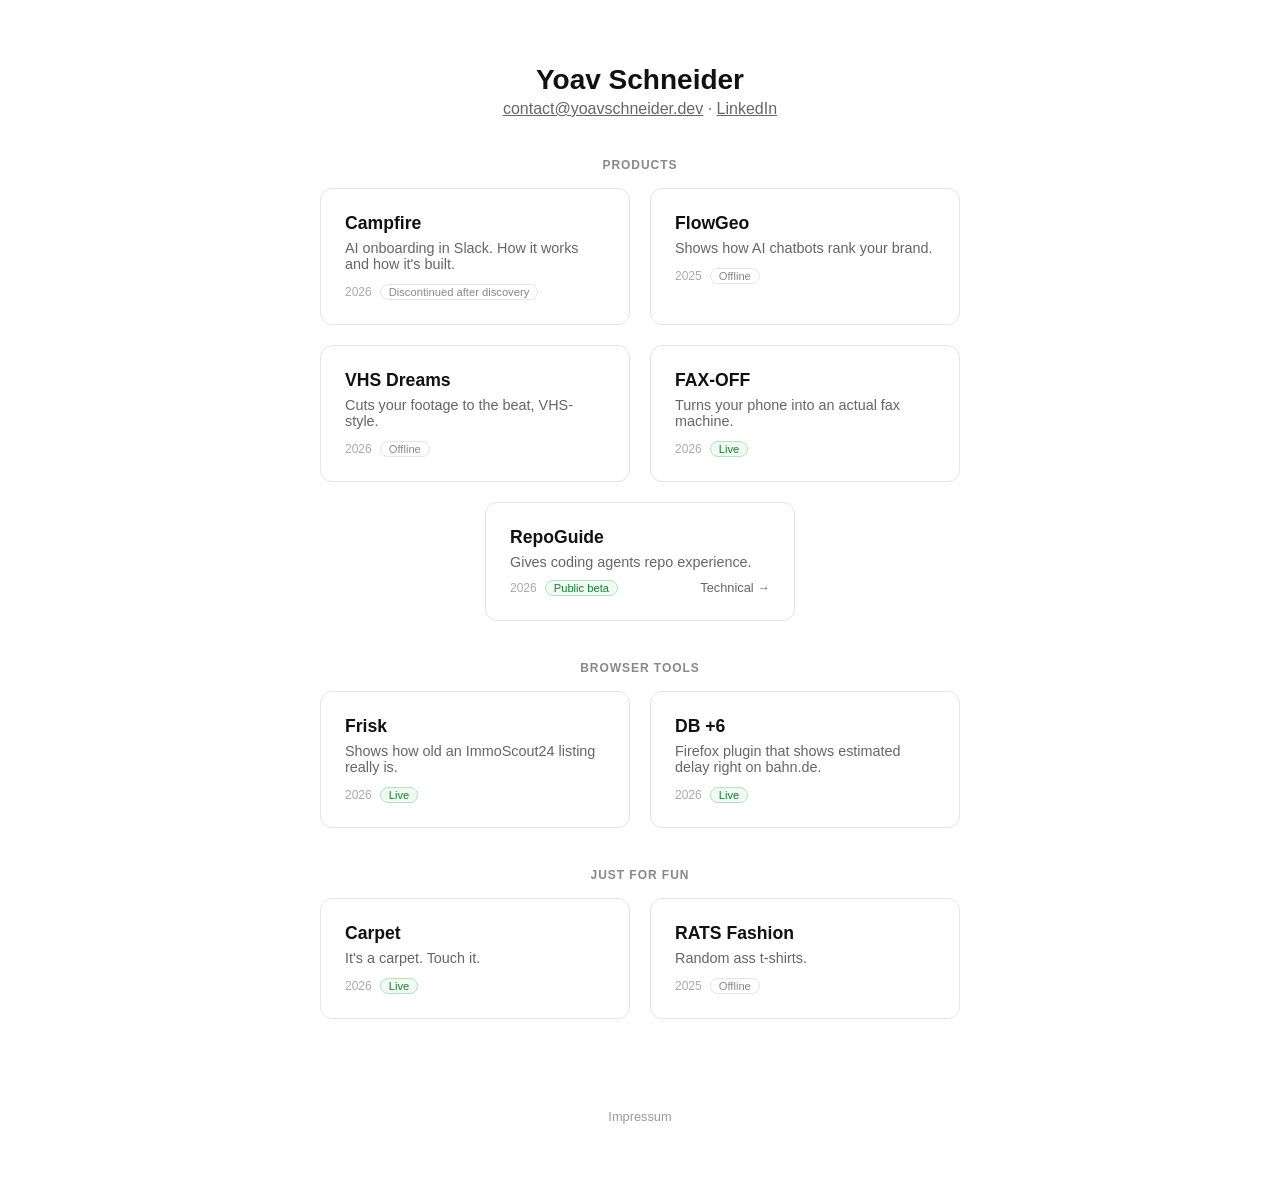
<file: landing/index.html>
<!doctype html>
<html lang="en">
<head>
<meta charset="utf-8">
<meta name="viewport" content="width=device-width, initial-scale=1">
<title>Yoav Schneider</title>
<style>
  body {
    margin: 0;
    background: #fff;
    color: #111;
    font-family: -apple-system, BlinkMacSystemFont, "Segoe UI", Helvetica, Arial, sans-serif;
    display: flex;
    flex-direction: column;
    align-items: center;
    padding: 4rem 1.5rem;
  }
  h1 { font-size: 1.75rem; margin: 0 0 0.25rem; }
  .email { color: #666; margin: 0 0 2.5rem; }
  .email a { color: inherit; }
  .projects {
    display: flex;
    flex-wrap: wrap;
    gap: 1.25rem;
    justify-content: center;
    margin: 0 auto;
  }
  .card {
    display: block;
    width: 260px;
    padding: 1.5rem;
    border: 1px solid #e5e5e5;
    border-radius: 12px;
    text-decoration: none;
    color: inherit;
    transition: box-shadow 0.15s ease, transform 0.15s ease;
  }
  .card:hover {
    box-shadow: 0 4px 16px rgba(0,0,0,0.08);
    transform: translateY(-2px);
  }
  .card h2 { margin: 0 0 0.4rem; font-size: 1.1rem; }
  .card p { margin: 0 0 0.6rem; color: #666; font-size: 0.9rem; }
  .card time { color: #aaa; font-size: 0.75rem; }
  .meta-row { display: inline-flex; align-items: center; gap: 0.5rem; }
  .status { font-size: 0.7rem; border-radius: 999px; padding: 0.05rem 0.5rem; border: 1px solid #e5e5e5; color: #888; }
  .status.live { color: #1a7f37; border-color: #b7e1c1; background: #f0faf2; }
  .card-main { display: block; color: inherit; text-decoration: none; }
  .card-foot { display: flex; justify-content: space-between; align-items: baseline; }
  .card-link { color: #666; font-size: 0.8rem; text-decoration: none; }
  .card-link:hover { color: #111; text-decoration: underline; }
  .group { width: 100%; max-width: 820px; margin: 0 0 2.5rem; }
  .group h3 {
    font-size: 0.75rem; text-transform: uppercase; letter-spacing: 0.08em;
    color: #888; font-weight: 600; text-align: center; margin: 0 0 1rem;
  }
  footer { margin-top: 3rem; }
  footer a { color: #999; font-size: 0.8rem; text-decoration: none; }
  footer a:hover { text-decoration: underline; }
</style>
</head>
<body>
  <h1>Yoav Schneider</h1>
  <p class="email">
    <a href="mailto:contact@yoavschneider.dev">contact@yoavschneider.dev</a>
    · <a href="https://www.linkedin.com/in/yoav-schneider/">LinkedIn</a>
  </p>

  <section class="group">
    <h3>Products</h3>
    <div class="projects">
      <a class="card" href="/projects/campfire/">
        <h2>Campfire</h2>
        <p>AI onboarding in Slack. How it works and how it's built.</p>
        <span class="meta-row"><time>2026</time><span class="status off">Discontinued after discovery</span></span>
      </a>
      <a class="card" href="/projects/flowgeo/">
        <h2>FlowGeo</h2>
        <p>Shows how AI chatbots rank your brand.</p>
        <span class="meta-row"><time>2025</time><span class="status off">Offline</span></span>
      </a>
      <a class="card" href="/projects/vhs-dreams/">
        <h2>VHS Dreams</h2>
        <p>Cuts your footage to the beat, VHS-style.</p>
        <span class="meta-row"><time>2026</time><span class="status off">Offline</span></span>
      </a>
      <a class="card" href="https://faxoff.app">
        <h2>FAX-OFF</h2>
        <p>Turns your phone into an actual fax machine.</p>
        <span class="meta-row"><time>2026</time><span class="status live">Live</span></span>
      </a>
      <div class="card">
        <a class="card-main" href="https://repoguide.dev">
          <h2>RepoGuide</h2>
          <p>Gives coding agents repo experience.</p>
        </a>
        <div class="card-foot">
          <span class="meta-row"><time>2026</time><span class="status live">Public beta</span></span>
          <a class="card-link" href="/projects/repoguide/">Technical &rarr;</a>
        </div>
      </div>
    </div>
  </section>

  <section class="group">
    <h3>Browser tools</h3>
    <div class="projects">
      <a class="card" href="/projects/frisk/">
        <h2>Frisk</h2>
        <p>Shows how old an ImmoScout24 listing really is.</p>
        <span class="meta-row"><time>2026</time><span class="status live">Live</span></span>
      </a>
      <a class="card" href="/projects/db/">
        <h2>DB +6</h2>
        <p>Firefox plugin that shows estimated delay right on bahn.de.</p>
        <span class="meta-row"><time>2026</time><span class="status live">Live</span></span>
      </a>
    </div>
  </section>

  <section class="group">
    <h3>Just for fun</h3>
    <div class="projects">
      <a class="card" href="/projects/carpet/">
        <h2>Carpet</h2>
        <p>It's a carpet. Touch it.</p>
        <span class="meta-row"><time>2026</time><span class="status live">Live</span></span>
      </a>
      <a class="card" href="https://ratsfashion.art">
        <h2>RATS Fashion</h2>
        <p>Random ass t-shirts.</p>
        <span class="meta-row"><time>2025</time><span class="status off">Offline</span></span>
      </a>
    </div>
  </section>

  <footer><a href="/impressum.html">Impressum</a></footer>
</body>
</html>
</file>
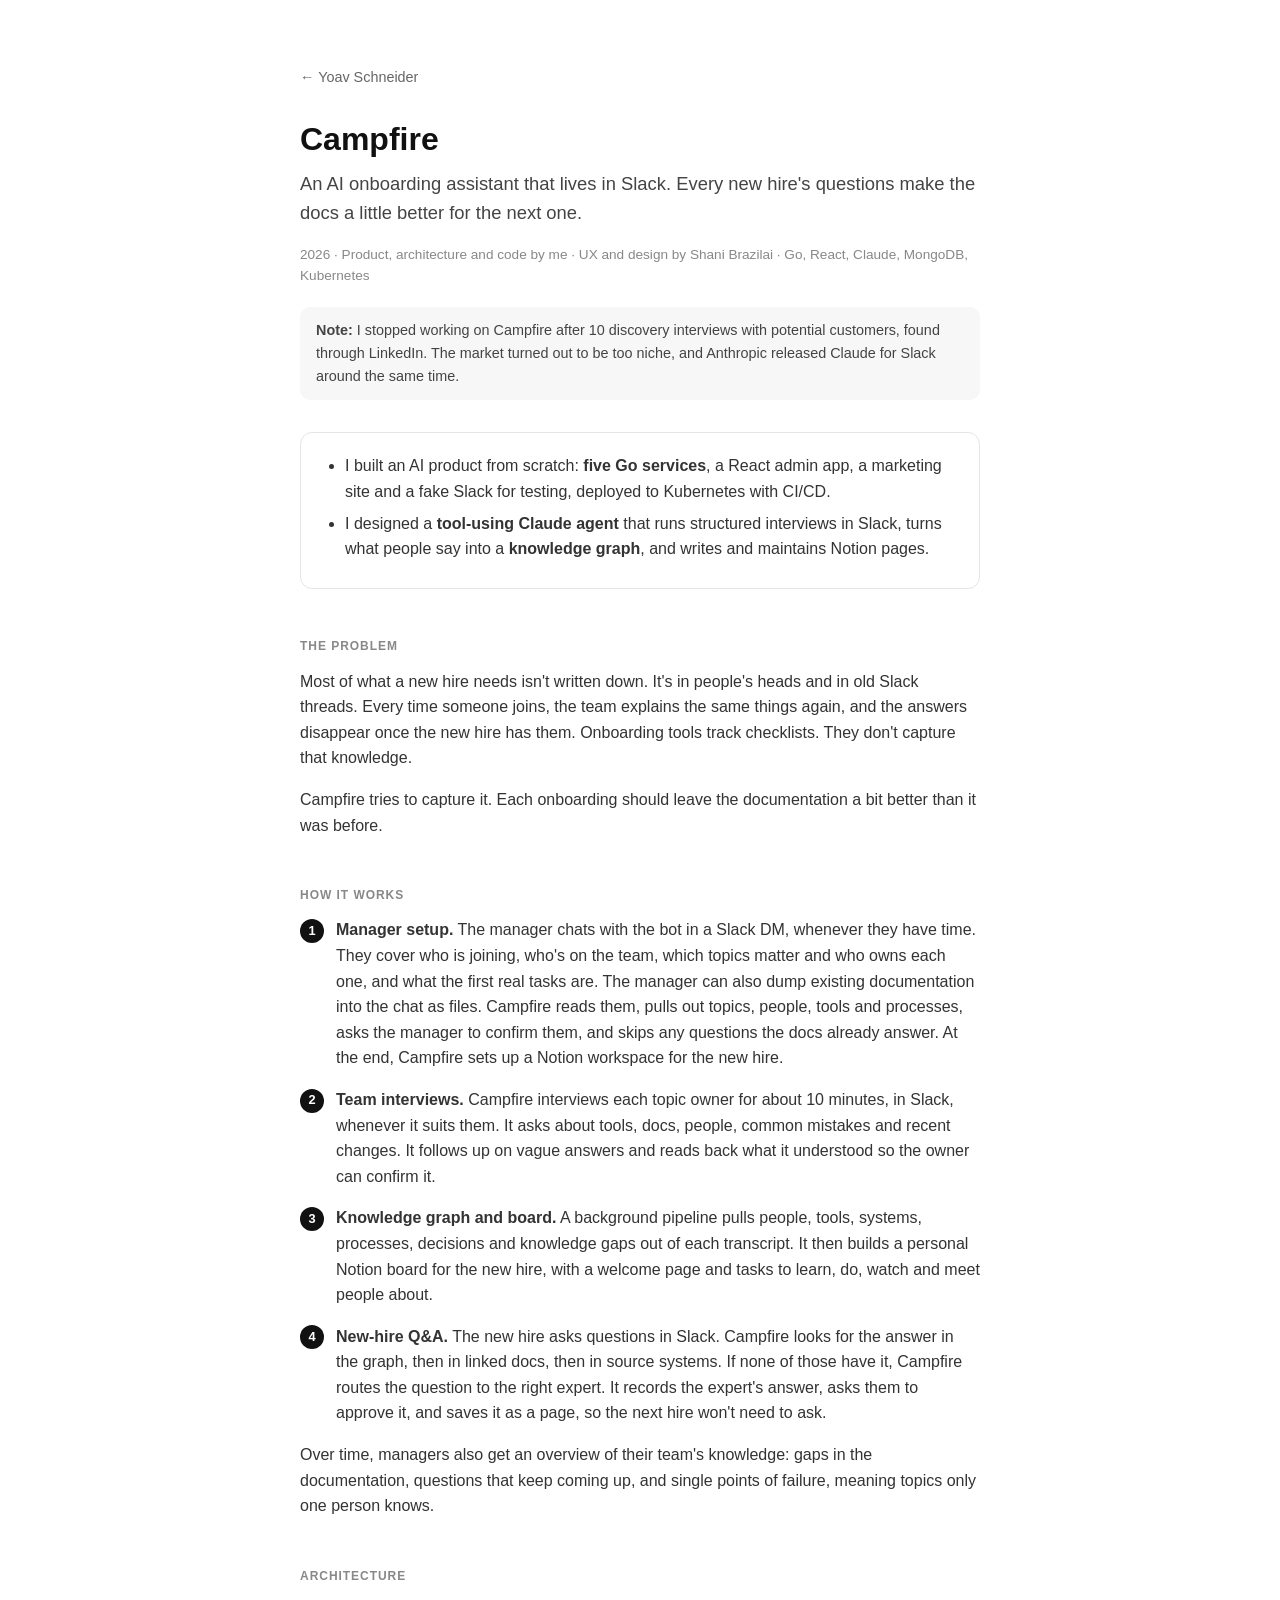
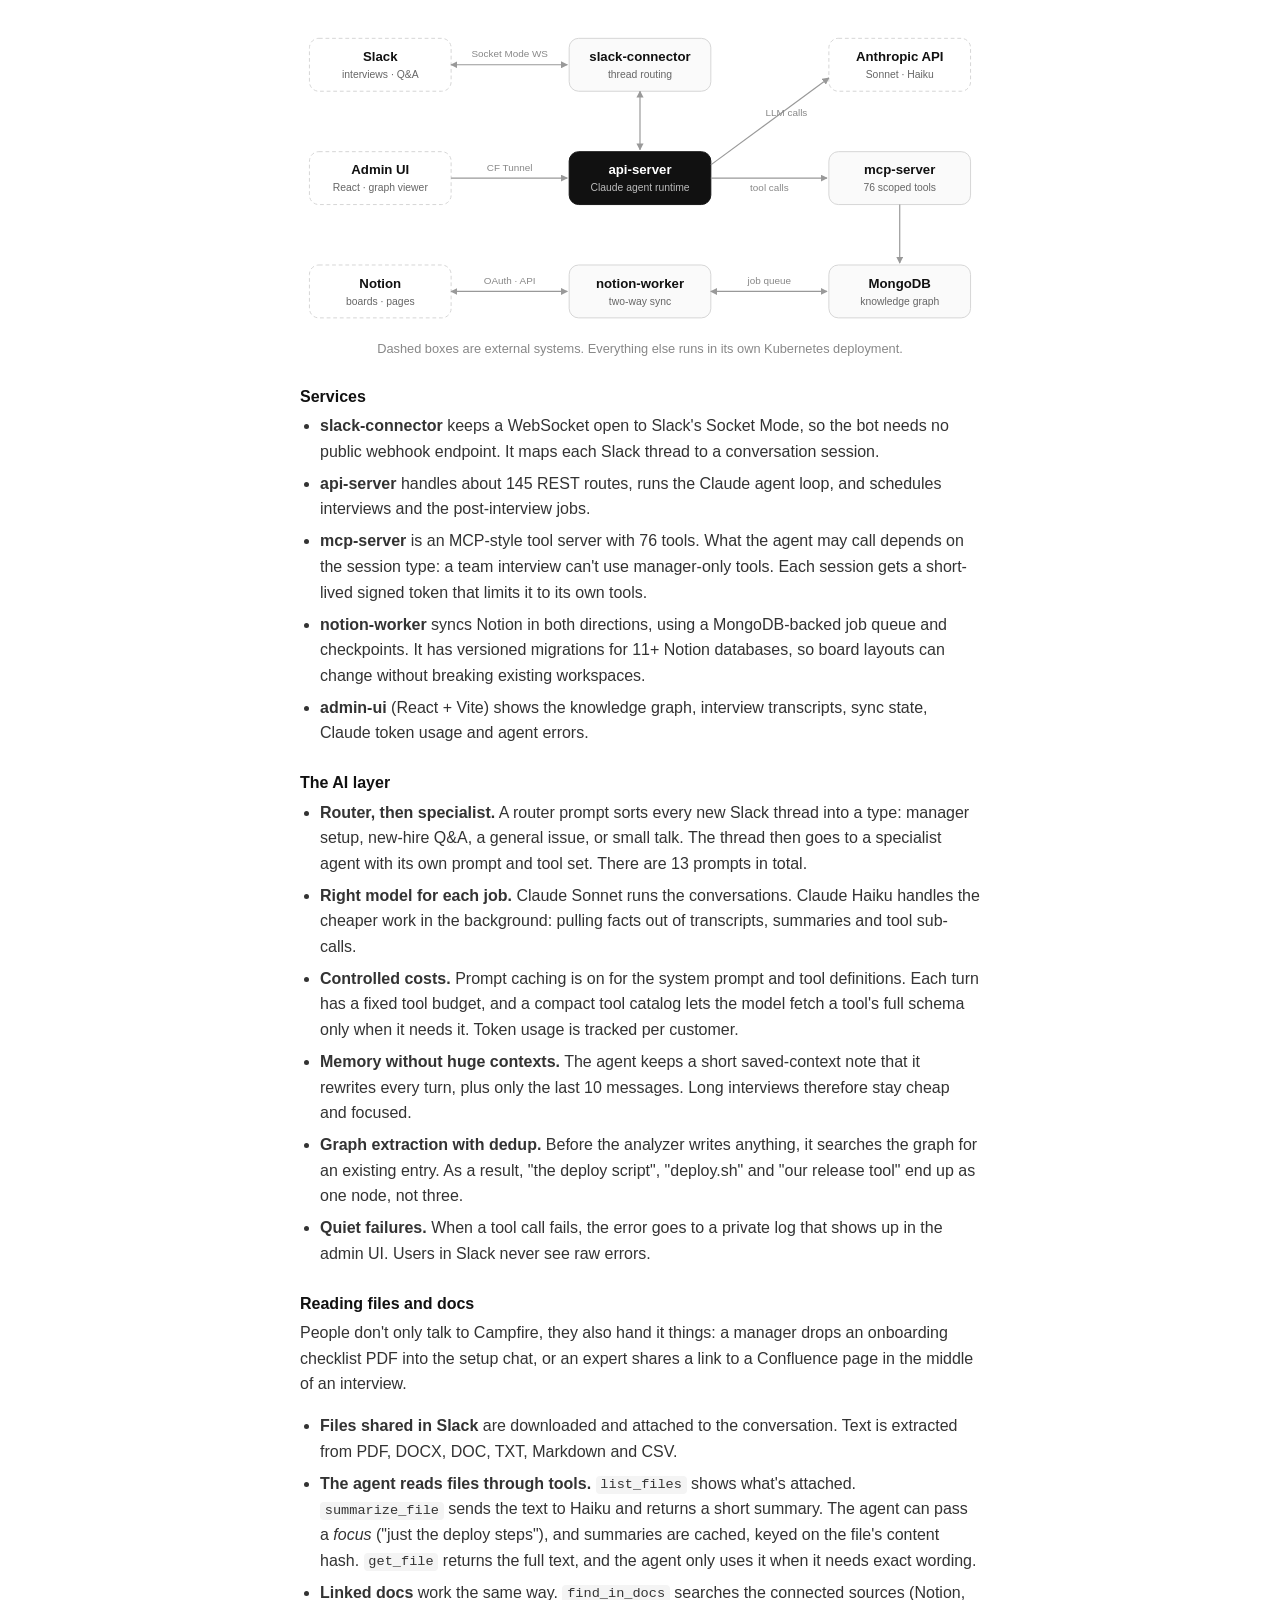
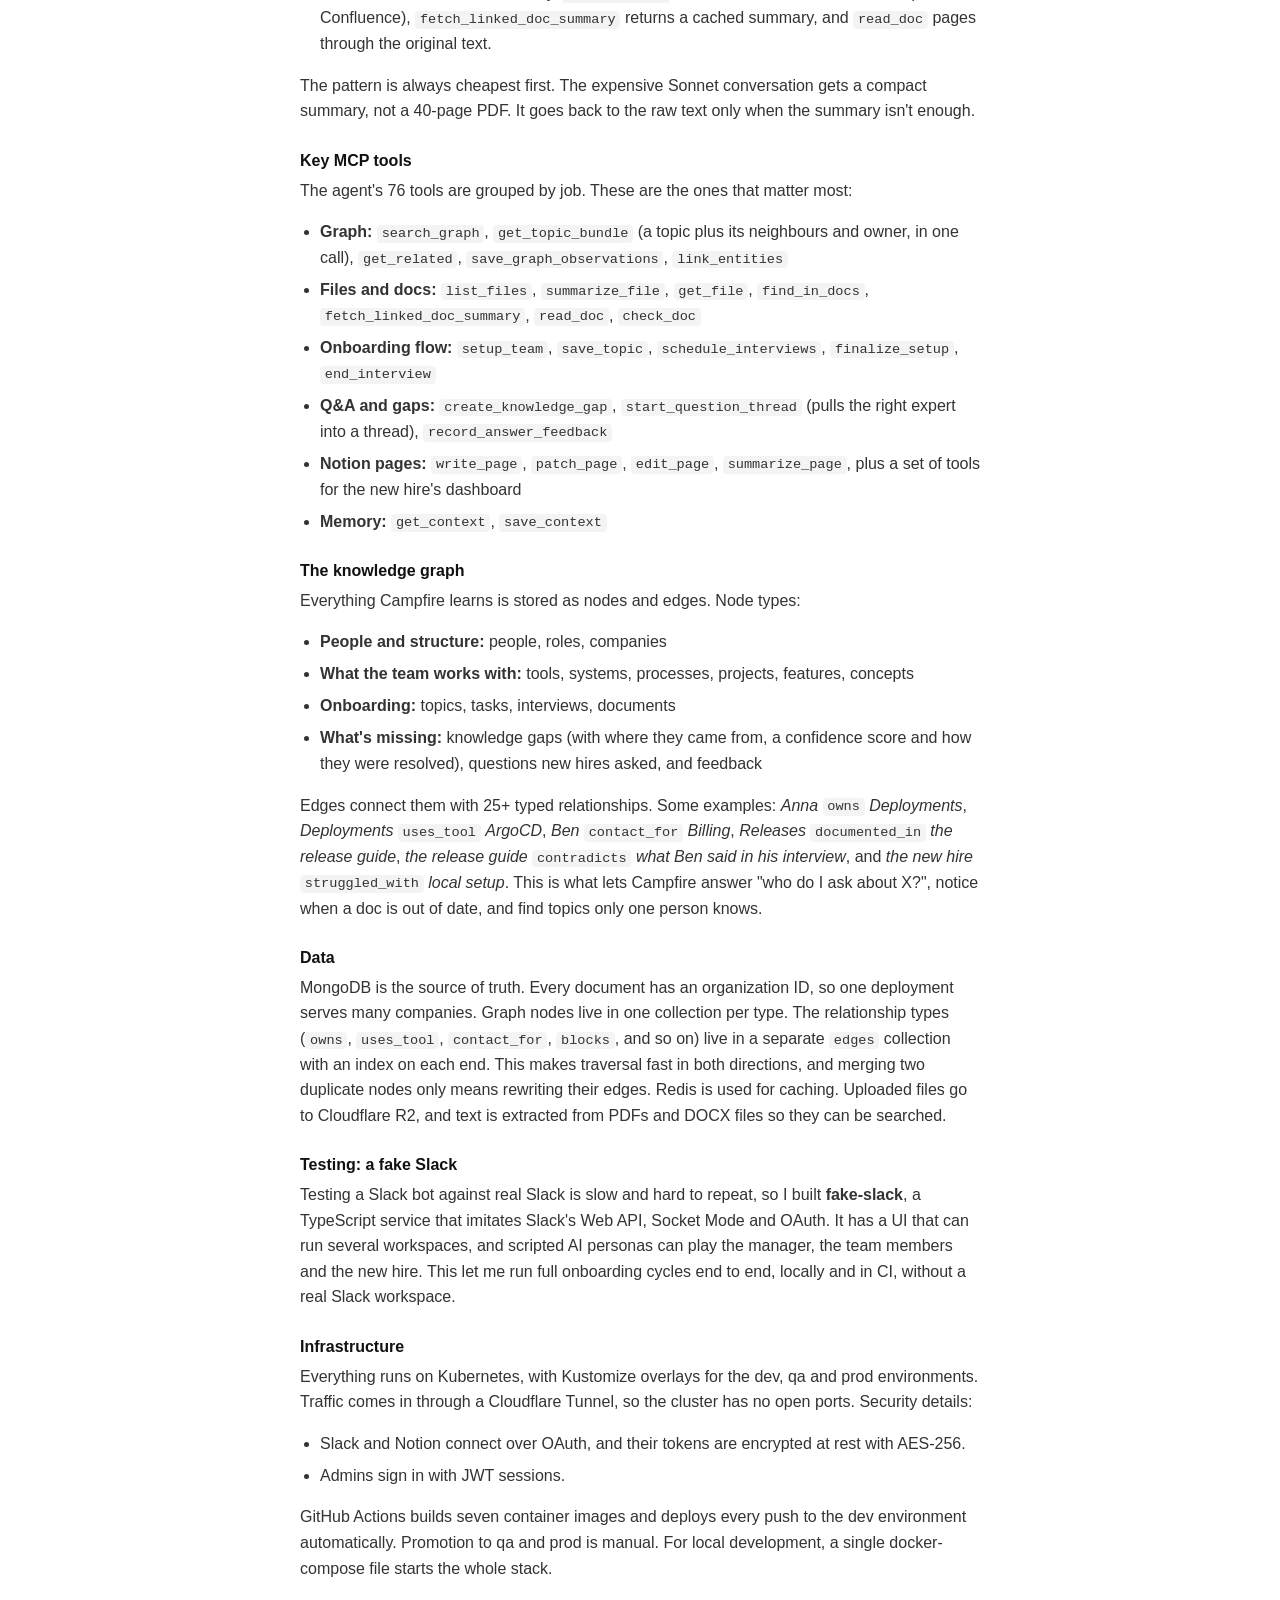
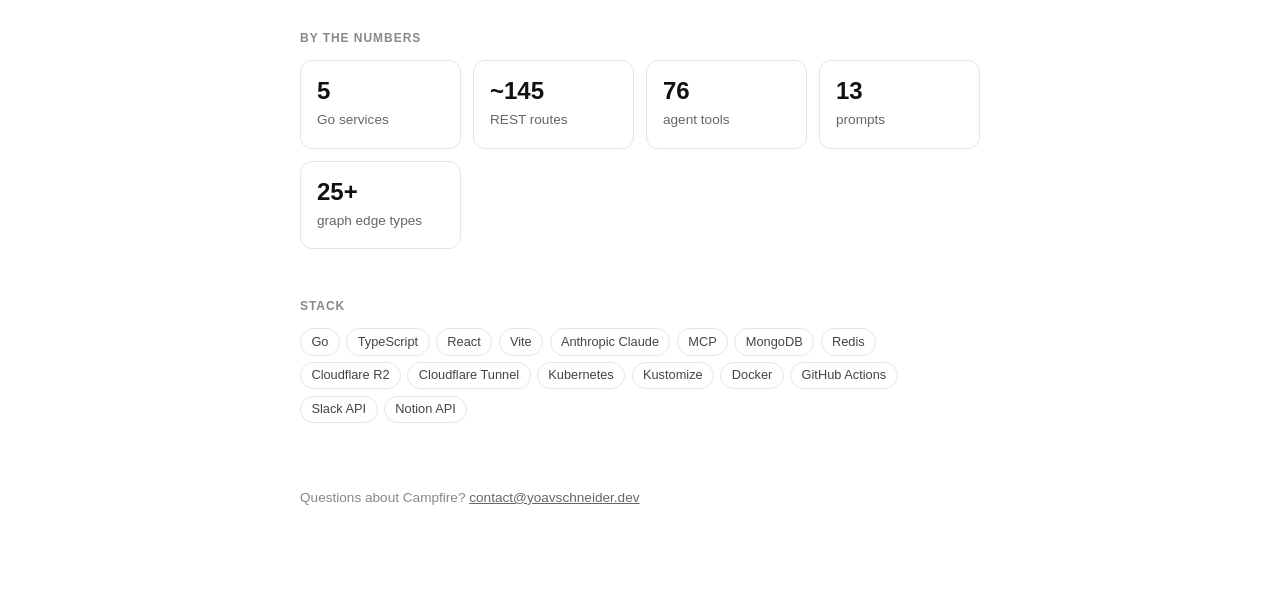
<file: landing/campfire.html>
<!doctype html>
<html lang="en">
<head>
<meta charset="utf-8">
<meta name="viewport" content="width=device-width, initial-scale=1">
<title>Campfire — Yoav Schneider</title>
<meta name="description" content="Campfire: an AI onboarding assistant for Slack and Notion that interviews teams, builds a knowledge graph, and answers new hires' questions. Product and architecture case study.">
<style>
  body {
    margin: 0;
    background: #fff;
    color: #111;
    font-family: -apple-system, BlinkMacSystemFont, "Segoe UI", Helvetica, Arial, sans-serif;
    line-height: 1.6;
    display: flex;
    justify-content: center;
    padding: 4rem 1.25rem 6rem;
  }
  main { max-width: 680px; width: 100%; }
  a { color: #111; }
  a.back { color: #666; text-decoration: none; font-size: 0.9rem; }
  a.back:hover { text-decoration: underline; }
  h1 { font-size: 2rem; margin: 1.5rem 0 0.25rem; }
  .tagline { font-size: 1.15rem; color: #444; margin: 0 0 1rem; }
  .meta { color: #888; font-size: 0.85rem; margin: 0 0 1.25rem; }
  .note { background: #f7f7f7; border-radius: 10px; padding: 0.75rem 1rem; font-size: 0.9rem; color: #444; margin: 0 0 2rem; }
  h2 { font-size: 0.75rem; text-transform: uppercase; letter-spacing: 0.08em; color: #888; margin: 3rem 0 0.75rem; }
  h3 { font-size: 1rem; margin: 1.5rem 0 0.25rem; }
  p { margin: 0 0 1rem; color: #333; }
  ul, ol { padding-left: 1.25rem; margin: 0 0 1rem; color: #333; }
  li { margin: 0 0 0.4rem; }
  code { font-family: ui-monospace, SFMono-Regular, Menlo, monospace; font-size: 0.85em; background: #f4f4f4; padding: 0.1em 0.35em; border-radius: 4px; }
  .summary { border: 1px solid #e5e5e5; border-radius: 12px; padding: 1.25rem 1.5rem; }
  .summary ul { margin: 0; }
  .stats { display: grid; grid-template-columns: repeat(auto-fit, minmax(140px, 1fr)); gap: 0.75rem; margin: 0 0 1rem; }
  .stat { border: 1px solid #e5e5e5; border-radius: 12px; padding: 1rem; }
  .stat b { display: block; font-size: 1.5rem; line-height: 1.2; }
  .stat span { color: #666; font-size: 0.85rem; }
  .flow { counter-reset: step; list-style: none; padding: 0; }
  .flow li { counter-increment: step; position: relative; padding-left: 2.25rem; margin-bottom: 1rem; }
  .flow li::before {
    content: counter(step);
    position: absolute; left: 0; top: 0.1rem;
    width: 1.5rem; height: 1.5rem; border-radius: 50%;
    background: #111; color: #fff; font-size: 0.8rem; font-weight: 600;
    display: flex; align-items: center; justify-content: center;
  }
  figure { margin: 1.5rem 0; }
  figure svg { width: 100%; height: auto; display: block; }
  figcaption { color: #888; font-size: 0.8rem; margin-top: 0.5rem; text-align: center; }
  .diagram rect { fill: #fafafa; stroke: #d4d4d4; }
  .diagram rect.core { fill: #111; stroke: #111; }
  .diagram rect.ext { fill: #fff; stroke: #d4d4d4; stroke-dasharray: 4 3; }
  .diagram text { font-family: -apple-system, BlinkMacSystemFont, "Segoe UI", Helvetica, Arial, sans-serif; fill: #111; text-anchor: middle; }
  .diagram .title { font-size: 14px; font-weight: 600; }
  .diagram .sub { font-size: 11px; fill: #666; }
  .diagram .core-t { fill: #fff; }
  .diagram .core-s { fill: #bbb; }
  .diagram .edge { font-size: 10.5px; fill: #888; }
  .diagram line { stroke: #999; stroke-width: 1.25; }
  .tags { display: flex; flex-wrap: wrap; gap: 0.4rem; margin: 0 0 1rem; padding: 0; list-style: none; }
  .tags li { margin: 0; font-size: 0.8rem; border: 1px solid #e5e5e5; border-radius: 999px; padding: 0.15rem 0.65rem; color: #444; }
  footer { margin-top: 4rem; color: #888; font-size: 0.85rem; }
  footer a { color: #666; }
</style>
</head>
<body>
<main>
  <a class="back" href="/">&larr; Yoav Schneider</a>

  <h1>Campfire</h1>
  <p class="tagline">An AI onboarding assistant that lives in Slack. Every new hire's questions make the docs a little better for the next one.</p>
  <p class="meta">2026 · Product, architecture and code by me · UX and design by Shani Brazilai · Go, React, Claude, MongoDB, Kubernetes</p>
  <p class="note"><b>Note:</b> I stopped working on Campfire after 10 discovery interviews with potential customers, found through LinkedIn. The market turned out to be too niche, and Anthropic released Claude for Slack around the same time.</p>

  <div class="summary">
    <ul>
      <li>I built an AI product from scratch: <b>five Go services</b>, a React admin app, a marketing site and a fake Slack for testing, deployed to Kubernetes with CI/CD.</li>
      <li>I designed a <b>tool-using Claude agent</b> that runs structured interviews in Slack, turns what people say into a <b>knowledge graph</b>, and writes and maintains Notion pages.</li>
    </ul>
  </div>

  <h2>The problem</h2>
  <p>Most of what a new hire needs isn't written down. It's in people's heads and in old Slack threads. Every time someone joins, the team explains the same things again, and the answers disappear once the new hire has them. Onboarding tools track checklists. They don't capture that knowledge.</p>
  <p>Campfire tries to capture it. Each onboarding should leave the documentation a bit better than it was before.</p>

  <h2>How it works</h2>
  <ol class="flow">
    <li><b>Manager setup.</b> The manager chats with the bot in a Slack DM, whenever they have time. They cover who is joining, who's on the team, which topics matter and who owns each one, and what the first real tasks are. The manager can also dump existing documentation into the chat as files. Campfire reads them, pulls out topics, people, tools and processes, asks the manager to confirm them, and skips any questions the docs already answer. At the end, Campfire sets up a Notion workspace for the new hire.</li>
    <li><b>Team interviews.</b> Campfire interviews each topic owner for about 10 minutes, in Slack, whenever it suits them. It asks about tools, docs, people, common mistakes and recent changes. It follows up on vague answers and reads back what it understood so the owner can confirm it.</li>
    <li><b>Knowledge graph and board.</b> A background pipeline pulls people, tools, systems, processes, decisions and knowledge gaps out of each transcript. It then builds a personal Notion board for the new hire, with a welcome page and tasks to learn, do, watch and meet people about.</li>
    <li><b>New-hire Q&amp;A.</b> The new hire asks questions in Slack. Campfire looks for the answer in the graph, then in linked docs, then in source systems. If none of those have it, Campfire routes the question to the right expert. It records the expert's answer, asks them to approve it, and saves it as a page, so the next hire won't need to ask.</li>
  </ol>
  <p>Over time, managers also get an overview of their team's knowledge: gaps in the documentation, questions that keep coming up, and single points of failure, meaning topics only one person knows.</p>

  <h2>Architecture</h2>
  <figure>
    <svg class="diagram" viewBox="0 0 720 340" role="img" aria-label="Architecture: Slack connects over Socket Mode to the Slack connector, which feeds the API server running the Claude agent. The agent calls Anthropic models and a scoped MCP tool server that reads and writes the MongoDB knowledge graph. A Notion worker syncs the graph with Notion through a job queue. An admin UI talks to the API through a Cloudflare Tunnel.">
      <defs>
        <marker id="a" viewBox="0 0 10 10" refX="9" refY="5" markerWidth="6" markerHeight="6" orient="auto-start-reverse">
          <path d="M0 0L10 5L0 10z" fill="#999"/>
        </marker>
      </defs>

      <!-- external systems -->
      <rect class="ext" x="10" y="30" width="150" height="56" rx="10"/>
      <text class="title" x="85" y="54">Slack</text>
      <text class="sub" x="85" y="72">interviews · Q&amp;A</text>

      <rect class="ext" x="10" y="150" width="150" height="56" rx="10"/>
      <text class="title" x="85" y="174">Admin UI</text>
      <text class="sub" x="85" y="192">React · graph viewer</text>

      <rect class="ext" x="10" y="270" width="150" height="56" rx="10"/>
      <text class="title" x="85" y="294">Notion</text>
      <text class="sub" x="85" y="312">boards · pages</text>

      <rect class="ext" x="560" y="30" width="150" height="56" rx="10"/>
      <text class="title" x="635" y="54">Anthropic API</text>
      <text class="sub" x="635" y="72">Sonnet · Haiku</text>

      <!-- services -->
      <rect x="285" y="30" width="150" height="56" rx="10"/>
      <text class="title" x="360" y="54">slack-connector</text>
      <text class="sub" x="360" y="72">thread routing</text>

      <rect class="core" x="285" y="150" width="150" height="56" rx="10"/>
      <text class="title core-t" x="360" y="174">api-server</text>
      <text class="sub core-s" x="360" y="192">Claude agent runtime</text>

      <rect x="285" y="270" width="150" height="56" rx="10"/>
      <text class="title" x="360" y="294">notion-worker</text>
      <text class="sub" x="360" y="312">two-way sync</text>

      <rect x="560" y="150" width="150" height="56" rx="10"/>
      <text class="title" x="635" y="174">mcp-server</text>
      <text class="sub" x="635" y="192">76 scoped tools</text>

      <rect x="560" y="270" width="150" height="56" rx="10"/>
      <text class="title" x="635" y="294">MongoDB</text>
      <text class="sub" x="635" y="312">knowledge graph</text>

      <!-- edges -->
      <line x1="160" y1="58" x2="283" y2="58" marker-start="url(#a)" marker-end="url(#a)"/>
      <text class="edge" x="222" y="50">Socket Mode WS</text>

      <line x1="160" y1="178" x2="283" y2="178" marker-end="url(#a)"/>
      <text class="edge" x="222" y="170">CF Tunnel</text>

      <line x1="160" y1="298" x2="283" y2="298" marker-start="url(#a)" marker-end="url(#a)"/>
      <text class="edge" x="222" y="290">OAuth · API</text>

      <line x1="360" y1="86" x2="360" y2="148" marker-start="url(#a)" marker-end="url(#a)"/>

      <line x1="435" y1="164" x2="560" y2="72" marker-end="url(#a)"/>
      <text class="edge" x="515" y="112">LLM calls</text>

      <line x1="435" y1="178" x2="558" y2="178" marker-end="url(#a)"/>
      <text class="edge" x="497" y="192">tool calls</text>

      <line x1="635" y1="206" x2="635" y2="268" marker-end="url(#a)"/>

      <line x1="435" y1="298" x2="558" y2="298" marker-start="url(#a)" marker-end="url(#a)"/>
      <text class="edge" x="497" y="290">job queue</text>
    </svg>
    <figcaption>Dashed boxes are external systems. Everything else runs in its own Kubernetes deployment.</figcaption>
  </figure>

  <h3>Services</h3>
  <ul>
    <li><b>slack-connector</b> keeps a WebSocket open to Slack's Socket Mode, so the bot needs no public webhook endpoint. It maps each Slack thread to a conversation session.</li>
    <li><b>api-server</b> handles about 145 REST routes, runs the Claude agent loop, and schedules interviews and the post-interview jobs.</li>
    <li><b>mcp-server</b> is an MCP-style tool server with 76 tools. What the agent may call depends on the session type: a team interview can't use manager-only tools. Each session gets a short-lived signed token that limits it to its own tools.</li>
    <li><b>notion-worker</b> syncs Notion in both directions, using a MongoDB-backed job queue and checkpoints. It has versioned migrations for 11+ Notion databases, so board layouts can change without breaking existing workspaces.</li>
    <li><b>admin-ui</b> (React + Vite) shows the knowledge graph, interview transcripts, sync state, Claude token usage and agent errors.</li>
  </ul>

  <h3>The AI layer</h3>
  <ul>
    <li><b>Router, then specialist.</b> A router prompt sorts every new Slack thread into a type: manager setup, new-hire Q&amp;A, a general issue, or small talk. The thread then goes to a specialist agent with its own prompt and tool set. There are 13 prompts in total.</li>
    <li><b>Right model for each job.</b> Claude Sonnet runs the conversations. Claude Haiku handles the cheaper work in the background: pulling facts out of transcripts, summaries and tool sub-calls.</li>
    <li><b>Controlled costs.</b> Prompt caching is on for the system prompt and tool definitions. Each turn has a fixed tool budget, and a compact tool catalog lets the model fetch a tool's full schema only when it needs it. Token usage is tracked per customer.</li>
    <li><b>Memory without huge contexts.</b> The agent keeps a short saved-context note that it rewrites every turn, plus only the last 10 messages. Long interviews therefore stay cheap and focused.</li>
    <li><b>Graph extraction with dedup.</b> Before the analyzer writes anything, it searches the graph for an existing entry. As a result, "the deploy script", "deploy.sh" and "our release tool" end up as one node, not three.</li>
    <li><b>Quiet failures.</b> When a tool call fails, the error goes to a private log that shows up in the admin UI. Users in Slack never see raw errors.</li>
  </ul>

  <h3>Reading files and docs</h3>
  <p>People don't only talk to Campfire, they also hand it things: a manager drops an onboarding checklist PDF into the setup chat, or an expert shares a link to a Confluence page in the middle of an interview.</p>
  <ul>
    <li><b>Files shared in Slack</b> are downloaded and attached to the conversation. Text is extracted from PDF, DOCX, DOC, TXT, Markdown and CSV.</li>
    <li><b>The agent reads files through tools.</b> <code>list_files</code> shows what's attached. <code>summarize_file</code> sends the text to Haiku and returns a short summary. The agent can pass a <i>focus</i> ("just the deploy steps"), and summaries are cached, keyed on the file's content hash. <code>get_file</code> returns the full text, and the agent only uses it when it needs exact wording.</li>
    <li><b>Linked docs</b> work the same way. <code>find_in_docs</code> searches the connected sources (Notion, Confluence), <code>fetch_linked_doc_summary</code> returns a cached summary, and <code>read_doc</code> pages through the original text.</li>
  </ul>
  <p>The pattern is always cheapest first. The expensive Sonnet conversation gets a compact summary, not a 40-page PDF. It goes back to the raw text only when the summary isn't enough.</p>

  <h3>Key MCP tools</h3>
  <p>The agent's 76 tools are grouped by job. These are the ones that matter most:</p>
  <ul>
    <li><b>Graph:</b> <code>search_graph</code>, <code>get_topic_bundle</code> (a topic plus its neighbours and owner, in one call), <code>get_related</code>, <code>save_graph_observations</code>, <code>link_entities</code></li>
    <li><b>Files and docs:</b> <code>list_files</code>, <code>summarize_file</code>, <code>get_file</code>, <code>find_in_docs</code>, <code>fetch_linked_doc_summary</code>, <code>read_doc</code>, <code>check_doc</code></li>
    <li><b>Onboarding flow:</b> <code>setup_team</code>, <code>save_topic</code>, <code>schedule_interviews</code>, <code>finalize_setup</code>, <code>end_interview</code></li>
    <li><b>Q&amp;A and gaps:</b> <code>create_knowledge_gap</code>, <code>start_question_thread</code> (pulls the right expert into a thread), <code>record_answer_feedback</code></li>
    <li><b>Notion pages:</b> <code>write_page</code>, <code>patch_page</code>, <code>edit_page</code>, <code>summarize_page</code>, plus a set of tools for the new hire's dashboard</li>
    <li><b>Memory:</b> <code>get_context</code>, <code>save_context</code></li>
  </ul>

  <h3>The knowledge graph</h3>
  <p>Everything Campfire learns is stored as nodes and edges. Node types:</p>
  <ul>
    <li><b>People and structure:</b> people, roles, companies</li>
    <li><b>What the team works with:</b> tools, systems, processes, projects, features, concepts</li>
    <li><b>Onboarding:</b> topics, tasks, interviews, documents</li>
    <li><b>What's missing:</b> knowledge gaps (with where they came from, a confidence score and how they were resolved), questions new hires asked, and feedback</li>
  </ul>
  <p>Edges connect them with 25+ typed relationships. Some examples: <i>Anna</i> <code>owns</code> <i>Deployments</i>, <i>Deployments</i> <code>uses_tool</code> <i>ArgoCD</i>, <i>Ben</i> <code>contact_for</code> <i>Billing</i>, <i>Releases</i> <code>documented_in</code> <i>the release guide</i>, <i>the release guide</i> <code>contradicts</code> <i>what Ben said in his interview</i>, and <i>the new hire</i> <code>struggled_with</code> <i>local setup</i>. This is what lets Campfire answer "who do I ask about X?", notice when a doc is out of date, and find topics only one person knows.</p>

  <h3>Data</h3>
  <p>MongoDB is the source of truth. Every document has an organization ID, so one deployment serves many companies. Graph nodes live in one collection per type. The relationship types (<code>owns</code>, <code>uses_tool</code>, <code>contact_for</code>, <code>blocks</code>, and so on) live in a separate <code>edges</code> collection with an index on each end. This makes traversal fast in both directions, and merging two duplicate nodes only means rewriting their edges. Redis is used for caching. Uploaded files go to Cloudflare R2, and text is extracted from PDFs and DOCX files so they can be searched.</p>

  <h3>Testing: a fake Slack</h3>
  <p>Testing a Slack bot against real Slack is slow and hard to repeat, so I built <b>fake-slack</b>, a TypeScript service that imitates Slack's Web API, Socket Mode and OAuth. It has a UI that can run several workspaces, and scripted AI personas can play the manager, the team members and the new hire. This let me run full onboarding cycles end to end, locally and in CI, without a real Slack workspace.</p>

  <h3>Infrastructure</h3>
  <p>Everything runs on Kubernetes, with Kustomize overlays for the dev, qa and prod environments. Traffic comes in through a Cloudflare Tunnel, so the cluster has no open ports. Security details:</p>
  <ul>
    <li>Slack and Notion connect over OAuth, and their tokens are encrypted at rest with AES-256.</li>
    <li>Admins sign in with JWT sessions.</li>
  </ul>
  <p>GitHub Actions builds seven container images and deploys every push to the dev environment automatically. Promotion to qa and prod is manual. For local development, a single docker-compose file starts the whole stack.</p>

  <h2>By the numbers</h2>
  <div class="stats">
    <div class="stat"><b>5</b><span>Go services</span></div>
    <div class="stat"><b>~145</b><span>REST routes</span></div>
    <div class="stat"><b>76</b><span>agent tools</span></div>
    <div class="stat"><b>13</b><span>prompts</span></div>
    <div class="stat"><b>25+</b><span>graph edge types</span></div>
  </div>

  <h2>Stack</h2>
  <ul class="tags">
    <li>Go</li><li>TypeScript</li><li>React</li><li>Vite</li><li>Anthropic Claude</li><li>MCP</li><li>MongoDB</li><li>Redis</li><li>Cloudflare R2</li><li>Cloudflare Tunnel</li><li>Kubernetes</li><li>Kustomize</li><li>Docker</li><li>GitHub Actions</li><li>Slack API</li><li>Notion API</li>
  </ul>

  <footer>
    Questions about Campfire? <a href="mailto:contact@yoavschneider.dev">contact@yoavschneider.dev</a>
  </footer>
</main>
</body>
</html>
</file>
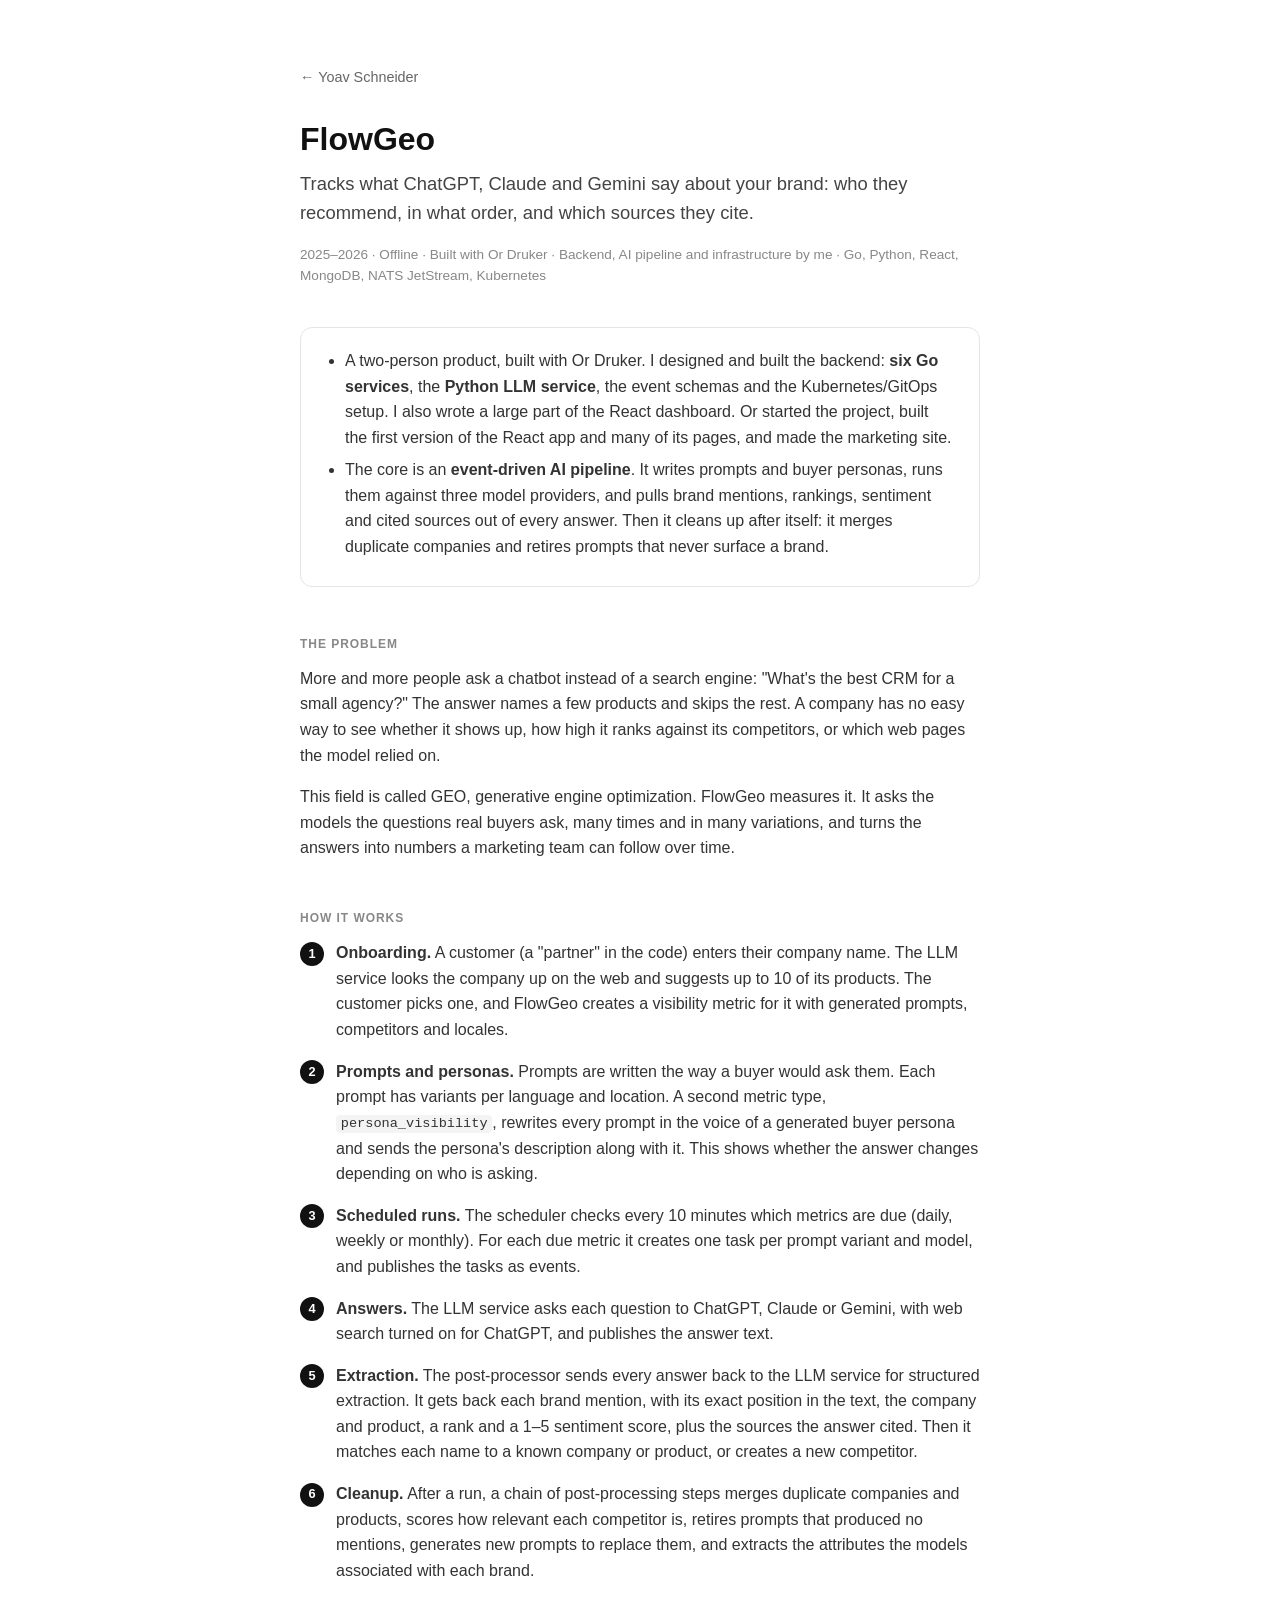
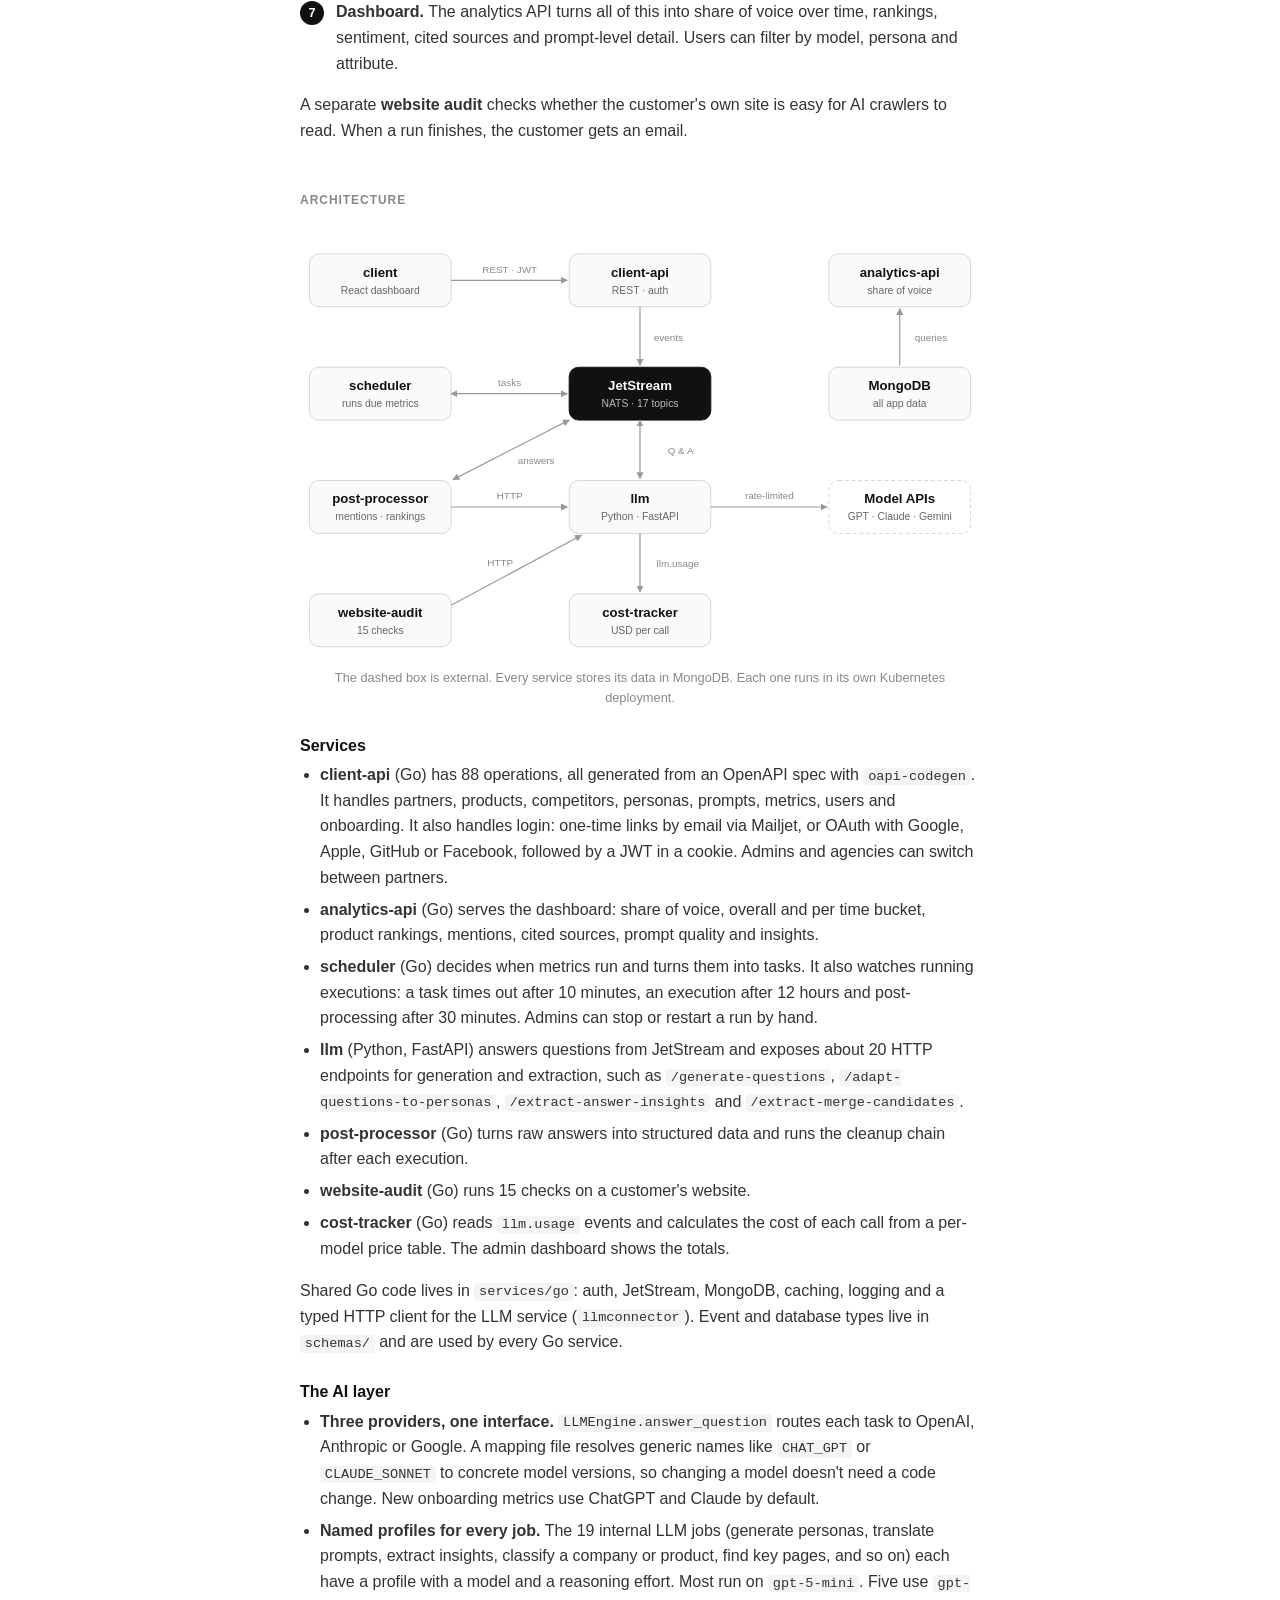
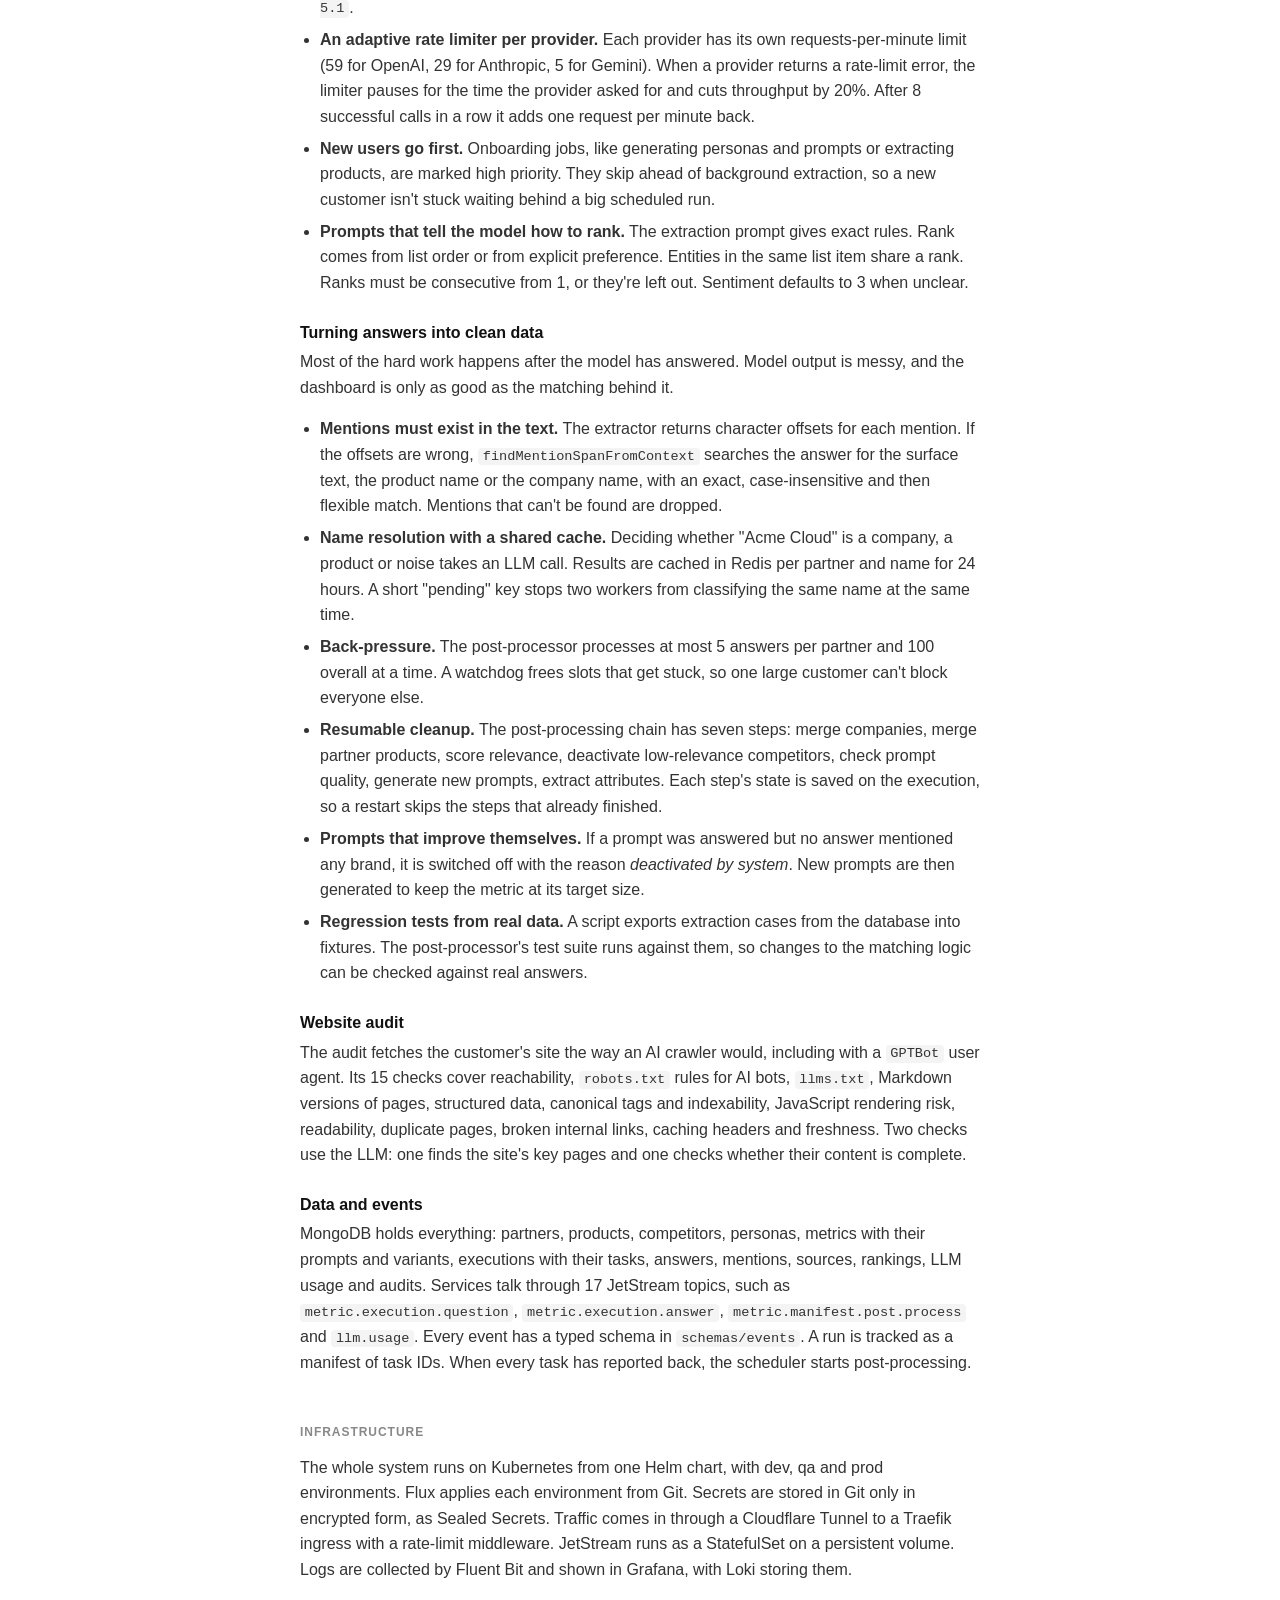
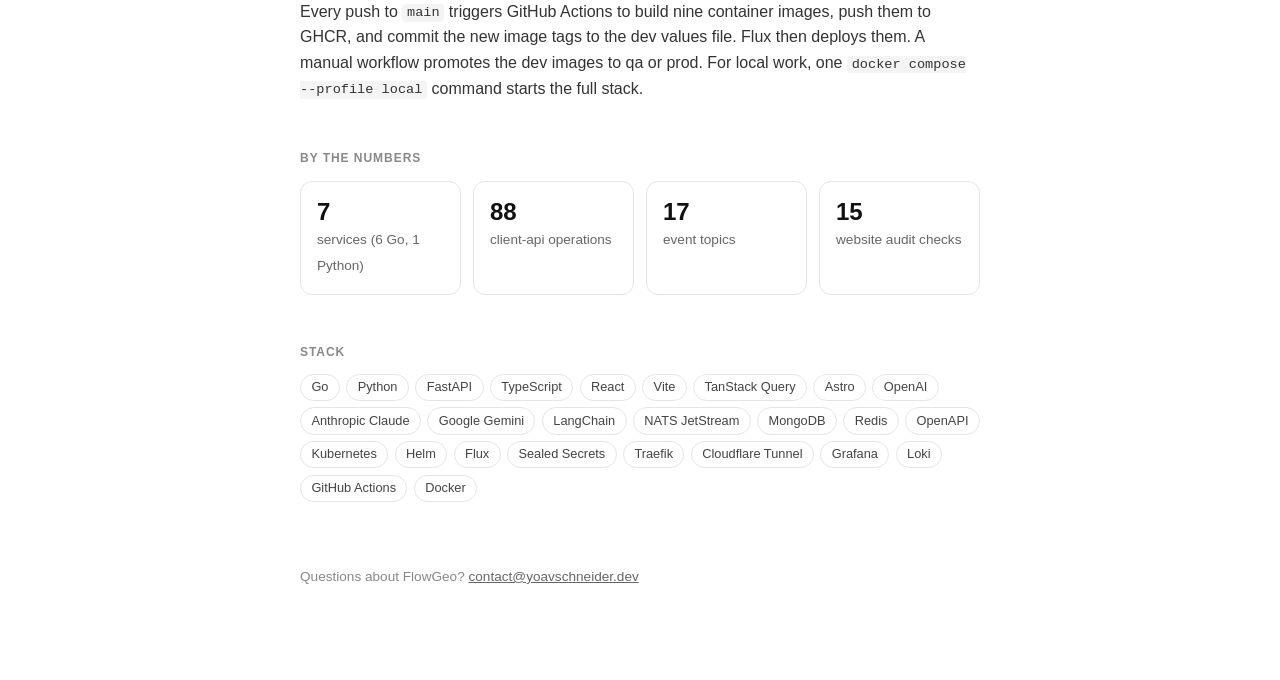
<file: landing/flowgeo.html>
<!doctype html>
<html lang="en">
<head>
<meta charset="utf-8">
<meta name="viewport" content="width=device-width, initial-scale=1">
<title>FlowGeo — Yoav Schneider</title>
<meta name="description" content="FlowGeo: a tool that measures how ChatGPT, Claude and Gemini talk about a brand and its competitors. Product and architecture case study.">
<style>
  body {
    margin: 0;
    background: #fff;
    color: #111;
    font-family: -apple-system, BlinkMacSystemFont, "Segoe UI", Helvetica, Arial, sans-serif;
    line-height: 1.6;
    display: flex;
    justify-content: center;
    padding: 4rem 1.25rem 6rem;
  }
  main { max-width: 680px; width: 100%; }
  a { color: #111; }
  a.back { color: #666; text-decoration: none; font-size: 0.9rem; }
  a.back:hover { text-decoration: underline; }
  h1 { font-size: 2rem; margin: 1.5rem 0 0.25rem; }
  .tagline { font-size: 1.15rem; color: #444; margin: 0 0 1rem; }
  .meta { color: #888; font-size: 0.85rem; margin: 0 0 2.5rem; }
  h2 { font-size: 0.75rem; text-transform: uppercase; letter-spacing: 0.08em; color: #888; margin: 3rem 0 0.75rem; }
  h3 { font-size: 1rem; margin: 1.5rem 0 0.25rem; }
  p { margin: 0 0 1rem; color: #333; }
  ul, ol { padding-left: 1.25rem; margin: 0 0 1rem; color: #333; }
  li { margin: 0 0 0.4rem; }
  code { font-family: ui-monospace, SFMono-Regular, Menlo, monospace; font-size: 0.85em; background: #f4f4f4; padding: 0.1em 0.35em; border-radius: 4px; }
  .summary { border: 1px solid #e5e5e5; border-radius: 12px; padding: 1.25rem 1.5rem; }
  .summary ul { margin: 0; }
  .stats { display: grid; grid-template-columns: repeat(auto-fit, minmax(140px, 1fr)); gap: 0.75rem; margin: 0 0 1rem; }
  .stat { border: 1px solid #e5e5e5; border-radius: 12px; padding: 1rem; }
  .stat b { display: block; font-size: 1.5rem; line-height: 1.2; }
  .stat span { color: #666; font-size: 0.85rem; }
  .flow { counter-reset: step; list-style: none; padding: 0; }
  .flow li { counter-increment: step; position: relative; padding-left: 2.25rem; margin-bottom: 1rem; }
  .flow li::before {
    content: counter(step);
    position: absolute; left: 0; top: 0.1rem;
    width: 1.5rem; height: 1.5rem; border-radius: 50%;
    background: #111; color: #fff; font-size: 0.8rem; font-weight: 600;
    display: flex; align-items: center; justify-content: center;
  }
  figure { margin: 1.5rem 0; }
  figure svg { width: 100%; height: auto; display: block; }
  figcaption { color: #888; font-size: 0.8rem; margin-top: 0.5rem; text-align: center; }
  .diagram rect { fill: #fafafa; stroke: #d4d4d4; }
  .diagram rect.core { fill: #111; stroke: #111; }
  .diagram rect.ext { fill: #fff; stroke: #d4d4d4; stroke-dasharray: 4 3; }
  .diagram text { font-family: -apple-system, BlinkMacSystemFont, "Segoe UI", Helvetica, Arial, sans-serif; fill: #111; text-anchor: middle; }
  .diagram .title { font-size: 14px; font-weight: 600; }
  .diagram .sub { font-size: 11px; fill: #666; }
  .diagram .core-t { fill: #fff; }
  .diagram .core-s { fill: #bbb; }
  .diagram .edge { font-size: 10.5px; fill: #888; }
  .diagram line { stroke: #999; stroke-width: 1.25; }
  .tags { display: flex; flex-wrap: wrap; gap: 0.4rem; margin: 0 0 1rem; padding: 0; list-style: none; }
  .tags li { margin: 0; font-size: 0.8rem; border: 1px solid #e5e5e5; border-radius: 999px; padding: 0.15rem 0.65rem; color: #444; }
  footer { margin-top: 4rem; color: #888; font-size: 0.85rem; }
  footer a { color: #666; }
</style>
</head>
<body>
<main>
  <a class="back" href="/">&larr; Yoav Schneider</a>

  <h1>FlowGeo</h1>
  <p class="tagline">Tracks what ChatGPT, Claude and Gemini say about your brand: who they recommend, in what order, and which sources they cite.</p>
  <p class="meta">2025–2026 · Offline · Built with Or Druker · Backend, AI pipeline and infrastructure by me · Go, Python, React, MongoDB, NATS JetStream, Kubernetes</p>

  <div class="summary">
    <ul>
      <li>A two-person product, built with Or Druker. I designed and built the backend: <b>six Go services</b>, the <b>Python LLM service</b>, the event schemas and the Kubernetes/GitOps setup. I also wrote a large part of the React dashboard. Or started the project, built the first version of the React app and many of its pages, and made the marketing site.</li>
      <li>The core is an <b>event-driven AI pipeline</b>. It writes prompts and buyer personas, runs them against three model providers, and pulls brand mentions, rankings, sentiment and cited sources out of every answer. Then it cleans up after itself: it merges duplicate companies and retires prompts that never surface a brand.</li>
    </ul>
  </div>

  <h2>The problem</h2>
  <p>More and more people ask a chatbot instead of a search engine: "What's the best CRM for a small agency?" The answer names a few products and skips the rest. A company has no easy way to see whether it shows up, how high it ranks against its competitors, or which web pages the model relied on.</p>
  <p>This field is called GEO, generative engine optimization. FlowGeo measures it. It asks the models the questions real buyers ask, many times and in many variations, and turns the answers into numbers a marketing team can follow over time.</p>

  <h2>How it works</h2>
  <ol class="flow">
    <li><b>Onboarding.</b> A customer (a "partner" in the code) enters their company name. The LLM service looks the company up on the web and suggests up to 10 of its products. The customer picks one, and FlowGeo creates a visibility metric for it with generated prompts, competitors and locales.</li>
    <li><b>Prompts and personas.</b> Prompts are written the way a buyer would ask them. Each prompt has variants per language and location. A second metric type, <code>persona_visibility</code>, rewrites every prompt in the voice of a generated buyer persona and sends the persona's description along with it. This shows whether the answer changes depending on who is asking.</li>
    <li><b>Scheduled runs.</b> The scheduler checks every 10 minutes which metrics are due (daily, weekly or monthly). For each due metric it creates one task per prompt variant and model, and publishes the tasks as events.</li>
    <li><b>Answers.</b> The LLM service asks each question to ChatGPT, Claude or Gemini, with web search turned on for ChatGPT, and publishes the answer text.</li>
    <li><b>Extraction.</b> The post-processor sends every answer back to the LLM service for structured extraction. It gets back each brand mention, with its exact position in the text, the company and product, a rank and a 1–5 sentiment score, plus the sources the answer cited. Then it matches each name to a known company or product, or creates a new competitor.</li>
    <li><b>Cleanup.</b> After a run, a chain of post-processing steps merges duplicate companies and products, scores how relevant each competitor is, retires prompts that produced no mentions, generates new prompts to replace them, and extracts the attributes the models associated with each brand.</li>
    <li><b>Dashboard.</b> The analytics API turns all of this into share of voice over time, rankings, sentiment, cited sources and prompt-level detail. Users can filter by model, persona and attribute.</li>
  </ol>
  <p>A separate <b>website audit</b> checks whether the customer's own site is easy for AI crawlers to read. When a run finishes, the customer gets an email.</p>

  <h2>Architecture</h2>
  <figure>
    <svg class="diagram" viewBox="0 0 720 450" role="img" aria-label="Architecture: the React client calls client-api over REST. client-api, the scheduler and the post-processor exchange events through NATS JetStream. The LLM service consumes question events and calls ChatGPT, Claude and Gemini, with per-provider rate limits. The post-processor and website-audit call the LLM service over HTTP for extraction. The LLM service publishes usage events to the cost tracker. The analytics API reads MongoDB to serve the dashboard.">
      <defs>
        <marker id="a" viewBox="0 0 10 10" refX="9" refY="5" markerWidth="6" markerHeight="6" orient="auto-start-reverse">
          <path d="M0 0L10 5L0 10z" fill="#999"/>
        </marker>
      </defs>

      <!-- row 1 -->
      <rect x="10" y="20" width="150" height="56" rx="10"/>
      <text class="title" x="85" y="44">client</text>
      <text class="sub" x="85" y="62">React dashboard</text>

      <rect x="285" y="20" width="150" height="56" rx="10"/>
      <text class="title" x="360" y="44">client-api</text>
      <text class="sub" x="360" y="62">REST · auth</text>

      <rect x="560" y="20" width="150" height="56" rx="10"/>
      <text class="title" x="635" y="44">analytics-api</text>
      <text class="sub" x="635" y="62">share of voice</text>

      <!-- row 2 -->
      <rect x="10" y="140" width="150" height="56" rx="10"/>
      <text class="title" x="85" y="164">scheduler</text>
      <text class="sub" x="85" y="182">runs due metrics</text>

      <rect class="core" x="285" y="140" width="150" height="56" rx="10"/>
      <text class="title core-t" x="360" y="164">JetStream</text>
      <text class="sub core-s" x="360" y="182">NATS · 17 topics</text>

      <rect x="560" y="140" width="150" height="56" rx="10"/>
      <text class="title" x="635" y="164">MongoDB</text>
      <text class="sub" x="635" y="182">all app data</text>

      <!-- row 3 -->
      <rect x="10" y="260" width="150" height="56" rx="10"/>
      <text class="title" x="85" y="284">post-processor</text>
      <text class="sub" x="85" y="302">mentions · rankings</text>

      <rect x="285" y="260" width="150" height="56" rx="10"/>
      <text class="title" x="360" y="284">llm</text>
      <text class="sub" x="360" y="302">Python · FastAPI</text>

      <rect class="ext" x="560" y="260" width="150" height="56" rx="10"/>
      <text class="title" x="635" y="284">Model APIs</text>
      <text class="sub" x="635" y="302">GPT · Claude · Gemini</text>

      <!-- row 4 -->
      <rect x="10" y="380" width="150" height="56" rx="10"/>
      <text class="title" x="85" y="404">website-audit</text>
      <text class="sub" x="85" y="422">15 checks</text>

      <rect x="285" y="380" width="150" height="56" rx="10"/>
      <text class="title" x="360" y="404">cost-tracker</text>
      <text class="sub" x="360" y="422">USD per call</text>

      <!-- edges -->
      <line x1="160" y1="48" x2="283" y2="48" marker-end="url(#a)"/>
      <text class="edge" x="222" y="40">REST · JWT</text>

      <line x1="360" y1="76" x2="360" y2="138" marker-end="url(#a)"/>
      <text class="edge" x="390" y="112">events</text>

      <line x1="635" y1="138" x2="635" y2="78" marker-end="url(#a)"/>
      <text class="edge" x="668" y="112">queries</text>

      <line x1="160" y1="168" x2="283" y2="168" marker-start="url(#a)" marker-end="url(#a)"/>
      <text class="edge" x="222" y="160">tasks</text>

      <line x1="360" y1="196" x2="360" y2="258" marker-start="url(#a)" marker-end="url(#a)"/>
      <text class="edge" x="403" y="232">Q &amp; A</text>

      <line x1="285" y1="196" x2="162" y2="259" marker-start="url(#a)" marker-end="url(#a)"/>
      <text class="edge" x="250" y="242">answers</text>

      <line x1="160" y1="288" x2="283" y2="288" marker-end="url(#a)"/>
      <text class="edge" x="222" y="280">HTTP</text>

      <line x1="435" y1="288" x2="558" y2="288" marker-end="url(#a)"/>
      <text class="edge" x="497" y="280">rate-limited</text>

      <line x1="160" y1="392" x2="298" y2="318" marker-end="url(#a)"/>
      <text class="edge" x="212" y="350">HTTP</text>

      <line x1="360" y1="316" x2="360" y2="378" marker-end="url(#a)"/>
      <text class="edge" x="400" y="352">llm.usage</text>
    </svg>
    <figcaption>The dashed box is external. Every service stores its data in MongoDB. Each one runs in its own Kubernetes deployment.</figcaption>
  </figure>

  <h3>Services</h3>
  <ul>
    <li><b>client-api</b> (Go) has 88 operations, all generated from an OpenAPI spec with <code>oapi-codegen</code>. It handles partners, products, competitors, personas, prompts, metrics, users and onboarding. It also handles login: one-time links by email via Mailjet, or OAuth with Google, Apple, GitHub or Facebook, followed by a JWT in a cookie. Admins and agencies can switch between partners.</li>
    <li><b>analytics-api</b> (Go) serves the dashboard: share of voice, overall and per time bucket, product rankings, mentions, cited sources, prompt quality and insights.</li>
    <li><b>scheduler</b> (Go) decides when metrics run and turns them into tasks. It also watches running executions: a task times out after 10 minutes, an execution after 12 hours and post-processing after 30 minutes. Admins can stop or restart a run by hand.</li>
    <li><b>llm</b> (Python, FastAPI) answers questions from JetStream and exposes about 20 HTTP endpoints for generation and extraction, such as <code>/generate-questions</code>, <code>/adapt-questions-to-personas</code>, <code>/extract-answer-insights</code> and <code>/extract-merge-candidates</code>.</li>
    <li><b>post-processor</b> (Go) turns raw answers into structured data and runs the cleanup chain after each execution.</li>
    <li><b>website-audit</b> (Go) runs 15 checks on a customer's website.</li>
    <li><b>cost-tracker</b> (Go) reads <code>llm.usage</code> events and calculates the cost of each call from a per-model price table. The admin dashboard shows the totals.</li>
  </ul>
  <p>Shared Go code lives in <code>services/go</code>: auth, JetStream, MongoDB, caching, logging and a typed HTTP client for the LLM service (<code>llmconnector</code>). Event and database types live in <code>schemas/</code> and are used by every Go service.</p>

  <h3>The AI layer</h3>
  <ul>
    <li><b>Three providers, one interface.</b> <code>LLMEngine.answer_question</code> routes each task to OpenAI, Anthropic or Google. A mapping file resolves generic names like <code>CHAT_GPT</code> or <code>CLAUDE_SONNET</code> to concrete model versions, so changing a model doesn't need a code change. New onboarding metrics use ChatGPT and Claude by default.</li>
    <li><b>Named profiles for every job.</b> The 19 internal LLM jobs (generate personas, translate prompts, extract insights, classify a company or product, find key pages, and so on) each have a profile with a model and a reasoning effort. Most run on <code>gpt-5-mini</code>. Five use <code>gpt-5.1</code>.</li>
    <li><b>An adaptive rate limiter per provider.</b> Each provider has its own requests-per-minute limit (59 for OpenAI, 29 for Anthropic, 5 for Gemini). When a provider returns a rate-limit error, the limiter pauses for the time the provider asked for and cuts throughput by 20%. After 8 successful calls in a row it adds one request per minute back.</li>
    <li><b>New users go first.</b> Onboarding jobs, like generating personas and prompts or extracting products, are marked high priority. They skip ahead of background extraction, so a new customer isn't stuck waiting behind a big scheduled run.</li>
    <li><b>Prompts that tell the model how to rank.</b> The extraction prompt gives exact rules. Rank comes from list order or from explicit preference. Entities in the same list item share a rank. Ranks must be consecutive from 1, or they're left out. Sentiment defaults to 3 when unclear.</li>
  </ul>

  <h3>Turning answers into clean data</h3>
  <p>Most of the hard work happens after the model has answered. Model output is messy, and the dashboard is only as good as the matching behind it.</p>
  <ul>
    <li><b>Mentions must exist in the text.</b> The extractor returns character offsets for each mention. If the offsets are wrong, <code>findMentionSpanFromContext</code> searches the answer for the surface text, the product name or the company name, with an exact, case-insensitive and then flexible match. Mentions that can't be found are dropped.</li>
    <li><b>Name resolution with a shared cache.</b> Deciding whether "Acme Cloud" is a company, a product or noise takes an LLM call. Results are cached in Redis per partner and name for 24 hours. A short "pending" key stops two workers from classifying the same name at the same time.</li>
    <li><b>Back-pressure.</b> The post-processor processes at most 5 answers per partner and 100 overall at a time. A watchdog frees slots that get stuck, so one large customer can't block everyone else.</li>
    <li><b>Resumable cleanup.</b> The post-processing chain has seven steps: merge companies, merge partner products, score relevance, deactivate low-relevance competitors, check prompt quality, generate new prompts, extract attributes. Each step's state is saved on the execution, so a restart skips the steps that already finished.</li>
    <li><b>Prompts that improve themselves.</b> If a prompt was answered but no answer mentioned any brand, it is switched off with the reason <i>deactivated by system</i>. New prompts are then generated to keep the metric at its target size.</li>
    <li><b>Regression tests from real data.</b> A script exports extraction cases from the database into fixtures. The post-processor's test suite runs against them, so changes to the matching logic can be checked against real answers.</li>
  </ul>

  <h3>Website audit</h3>
  <p>The audit fetches the customer's site the way an AI crawler would, including with a <code>GPTBot</code> user agent. Its 15 checks cover reachability, <code>robots.txt</code> rules for AI bots, <code>llms.txt</code>, Markdown versions of pages, structured data, canonical tags and indexability, JavaScript rendering risk, readability, duplicate pages, broken internal links, caching headers and freshness. Two checks use the LLM: one finds the site's key pages and one checks whether their content is complete.</p>

  <h3>Data and events</h3>
  <p>MongoDB holds everything: partners, products, competitors, personas, metrics with their prompts and variants, executions with their tasks, answers, mentions, sources, rankings, LLM usage and audits. Services talk through 17 JetStream topics, such as <code>metric.execution.question</code>, <code>metric.execution.answer</code>, <code>metric.manifest.post.process</code> and <code>llm.usage</code>. Every event has a typed schema in <code>schemas/events</code>. A run is tracked as a manifest of task IDs. When every task has reported back, the scheduler starts post-processing.</p>

  <h2>Infrastructure</h2>
  <p>The whole system runs on Kubernetes from one Helm chart, with dev, qa and prod environments. Flux applies each environment from Git. Secrets are stored in Git only in encrypted form, as Sealed Secrets. Traffic comes in through a Cloudflare Tunnel to a Traefik ingress with a rate-limit middleware. JetStream runs as a StatefulSet on a persistent volume. Logs are collected by Fluent Bit and shown in Grafana, with Loki storing them.</p>
  <p>Every push to <code>main</code> triggers GitHub Actions to build nine container images, push them to GHCR, and commit the new image tags to the dev values file. Flux then deploys them. A manual workflow promotes the dev images to qa or prod. For local work, one <code>docker compose --profile local</code> command starts the full stack.</p>

  <h2>By the numbers</h2>
  <div class="stats">
    <div class="stat"><b>7</b><span>services (6 Go, 1 Python)</span></div>
    <div class="stat"><b>88</b><span>client-api operations</span></div>
    <div class="stat"><b>17</b><span>event topics</span></div>
    <div class="stat"><b>15</b><span>website audit checks</span></div>
  </div>

  <h2>Stack</h2>
  <ul class="tags">
    <li>Go</li><li>Python</li><li>FastAPI</li><li>TypeScript</li><li>React</li><li>Vite</li><li>TanStack Query</li><li>Astro</li><li>OpenAI</li><li>Anthropic Claude</li><li>Google Gemini</li><li>LangChain</li><li>NATS JetStream</li><li>MongoDB</li><li>Redis</li><li>OpenAPI</li><li>Kubernetes</li><li>Helm</li><li>Flux</li><li>Sealed Secrets</li><li>Traefik</li><li>Cloudflare Tunnel</li><li>Grafana</li><li>Loki</li><li>GitHub Actions</li><li>Docker</li>
  </ul>

  <footer>
    Questions about FlowGeo? <a href="mailto:contact@yoavschneider.dev">contact@yoavschneider.dev</a>
  </footer>
</main>
</body>
</html>
</file>
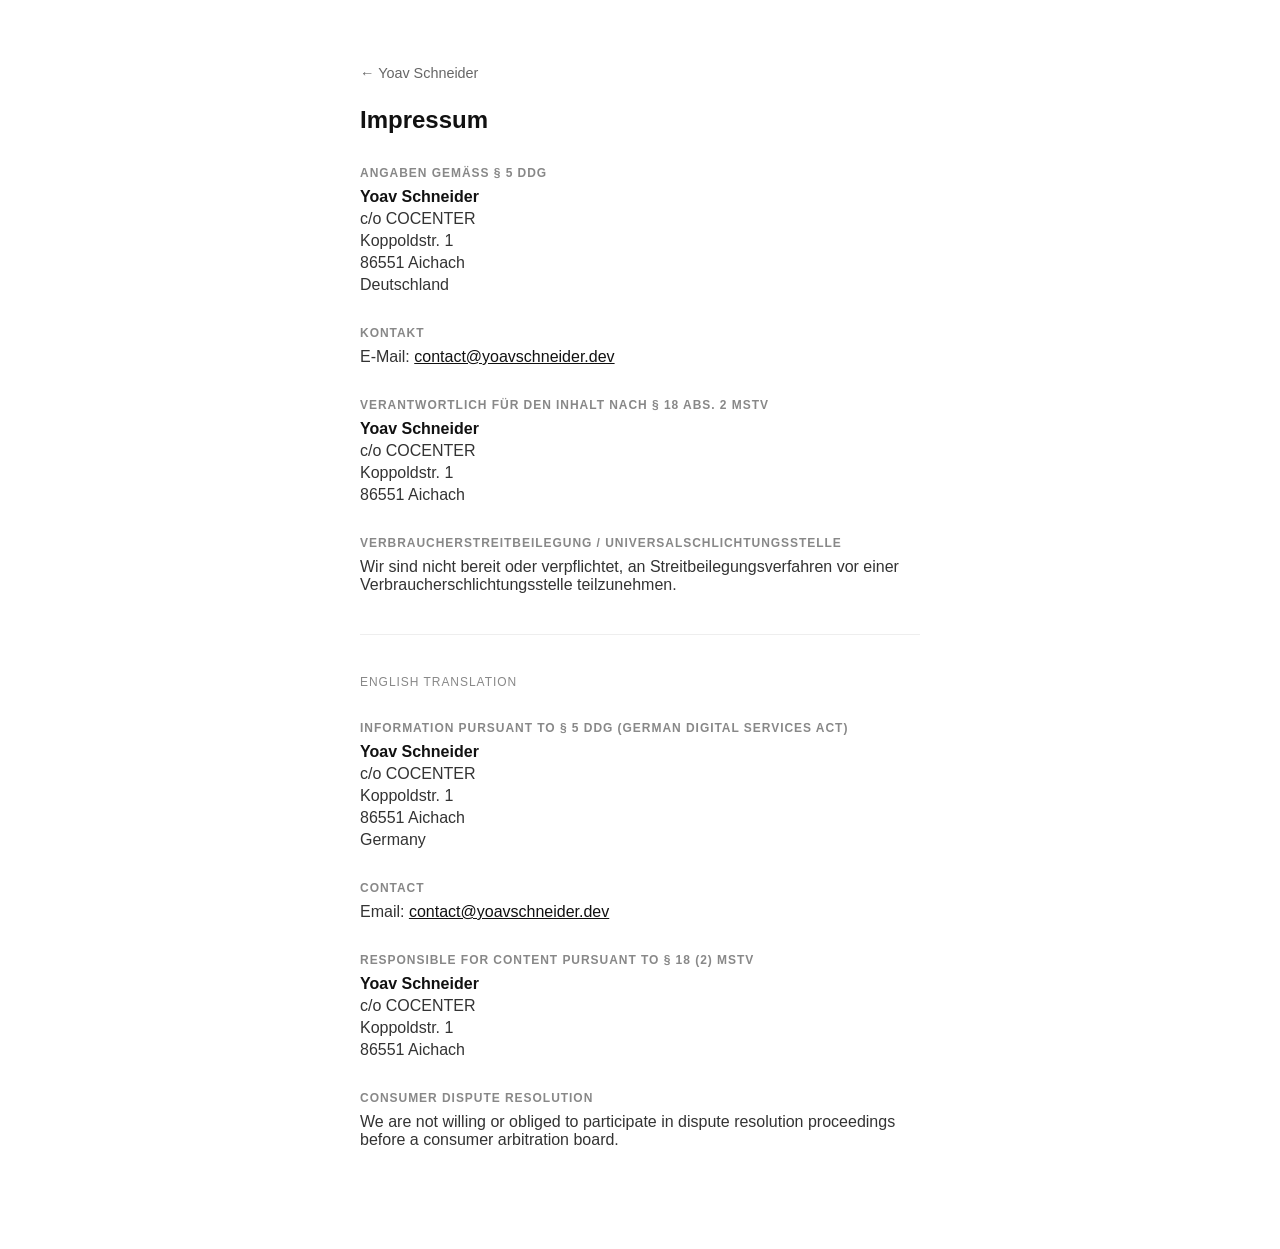
<file: landing/impressum.html>
<!doctype html>
<html lang="de">
<head>
<meta charset="utf-8">
<meta name="viewport" content="width=device-width, initial-scale=1">
<title>Impressum — Yoav Schneider</title>
<style>
  body {
    margin: 0;
    background: #fff;
    color: #111;
    font-family: -apple-system, BlinkMacSystemFont, "Segoe UI", Helvetica, Arial, sans-serif;
    display: flex;
    justify-content: center;
    padding: 4rem 1.5rem 6rem;
  }
  main { max-width: 560px; width: 100%; }
  a.back { color: #666; text-decoration: none; font-size: 0.9rem; }
  a.back:hover { text-decoration: underline; }
  h1 { font-size: 1.5rem; margin: 1.5rem 0 2rem; }
  h2 { font-size: 0.75rem; text-transform: uppercase; letter-spacing: 0.08em; color: #888; margin: 2rem 0 0.5rem; }
  p { margin: 0 0 0.25rem; color: #333; }
  p.name { font-weight: 600; color: #111; }
  a { color: #111; }
  hr { border: none; border-top: 1px solid #eee; margin: 2.5rem 0; }
  .lang { font-size: 0.75rem; text-transform: uppercase; letter-spacing: 0.08em; color: #888; margin-bottom: 1.5rem; }
</style>
</head>
<body>
<main>
  <a class="back" href="/">&larr; Yoav Schneider</a>
  <h1>Impressum</h1>

  <section>
    <h2>Angaben gemäß § 5 DDG</h2>
    <p class="name">Yoav Schneider</p>
    <p>c/o COCENTER</p>
    <p>Koppoldstr. 1</p>
    <p>86551 Aichach</p>
    <p>Deutschland</p>
  </section>

  <section>
    <h2>Kontakt</h2>
    <p>E-Mail: <a href="mailto:contact@yoavschneider.dev">contact@yoavschneider.dev</a></p>
  </section>

  <section>
    <h2>Verantwortlich für den Inhalt nach § 18 Abs. 2 MStV</h2>
    <p class="name">Yoav Schneider</p>
    <p>c/o COCENTER</p>
    <p>Koppoldstr. 1</p>
    <p>86551 Aichach</p>
  </section>

  <section>
    <h2>Verbraucherstreitbeilegung / Universalschlichtungsstelle</h2>
    <p>Wir sind nicht bereit oder verpflichtet, an Streitbeilegungsverfahren vor einer Verbraucherschlichtungsstelle teilzunehmen.</p>
  </section>

  <hr>
  <p class="lang">English translation</p>

  <section>
    <h2>Information pursuant to § 5 DDG (German Digital Services Act)</h2>
    <p class="name">Yoav Schneider</p>
    <p>c/o COCENTER</p>
    <p>Koppoldstr. 1</p>
    <p>86551 Aichach</p>
    <p>Germany</p>
  </section>

  <section>
    <h2>Contact</h2>
    <p>Email: <a href="mailto:contact@yoavschneider.dev">contact@yoavschneider.dev</a></p>
  </section>

  <section>
    <h2>Responsible for content pursuant to § 18 (2) MStV</h2>
    <p class="name">Yoav Schneider</p>
    <p>c/o COCENTER</p>
    <p>Koppoldstr. 1</p>
    <p>86551 Aichach</p>
  </section>

  <section>
    <h2>Consumer Dispute Resolution</h2>
    <p>We are not willing or obliged to participate in dispute resolution proceedings before a consumer arbitration board.</p>
  </section>
</main>
</body>
</html>
</file>
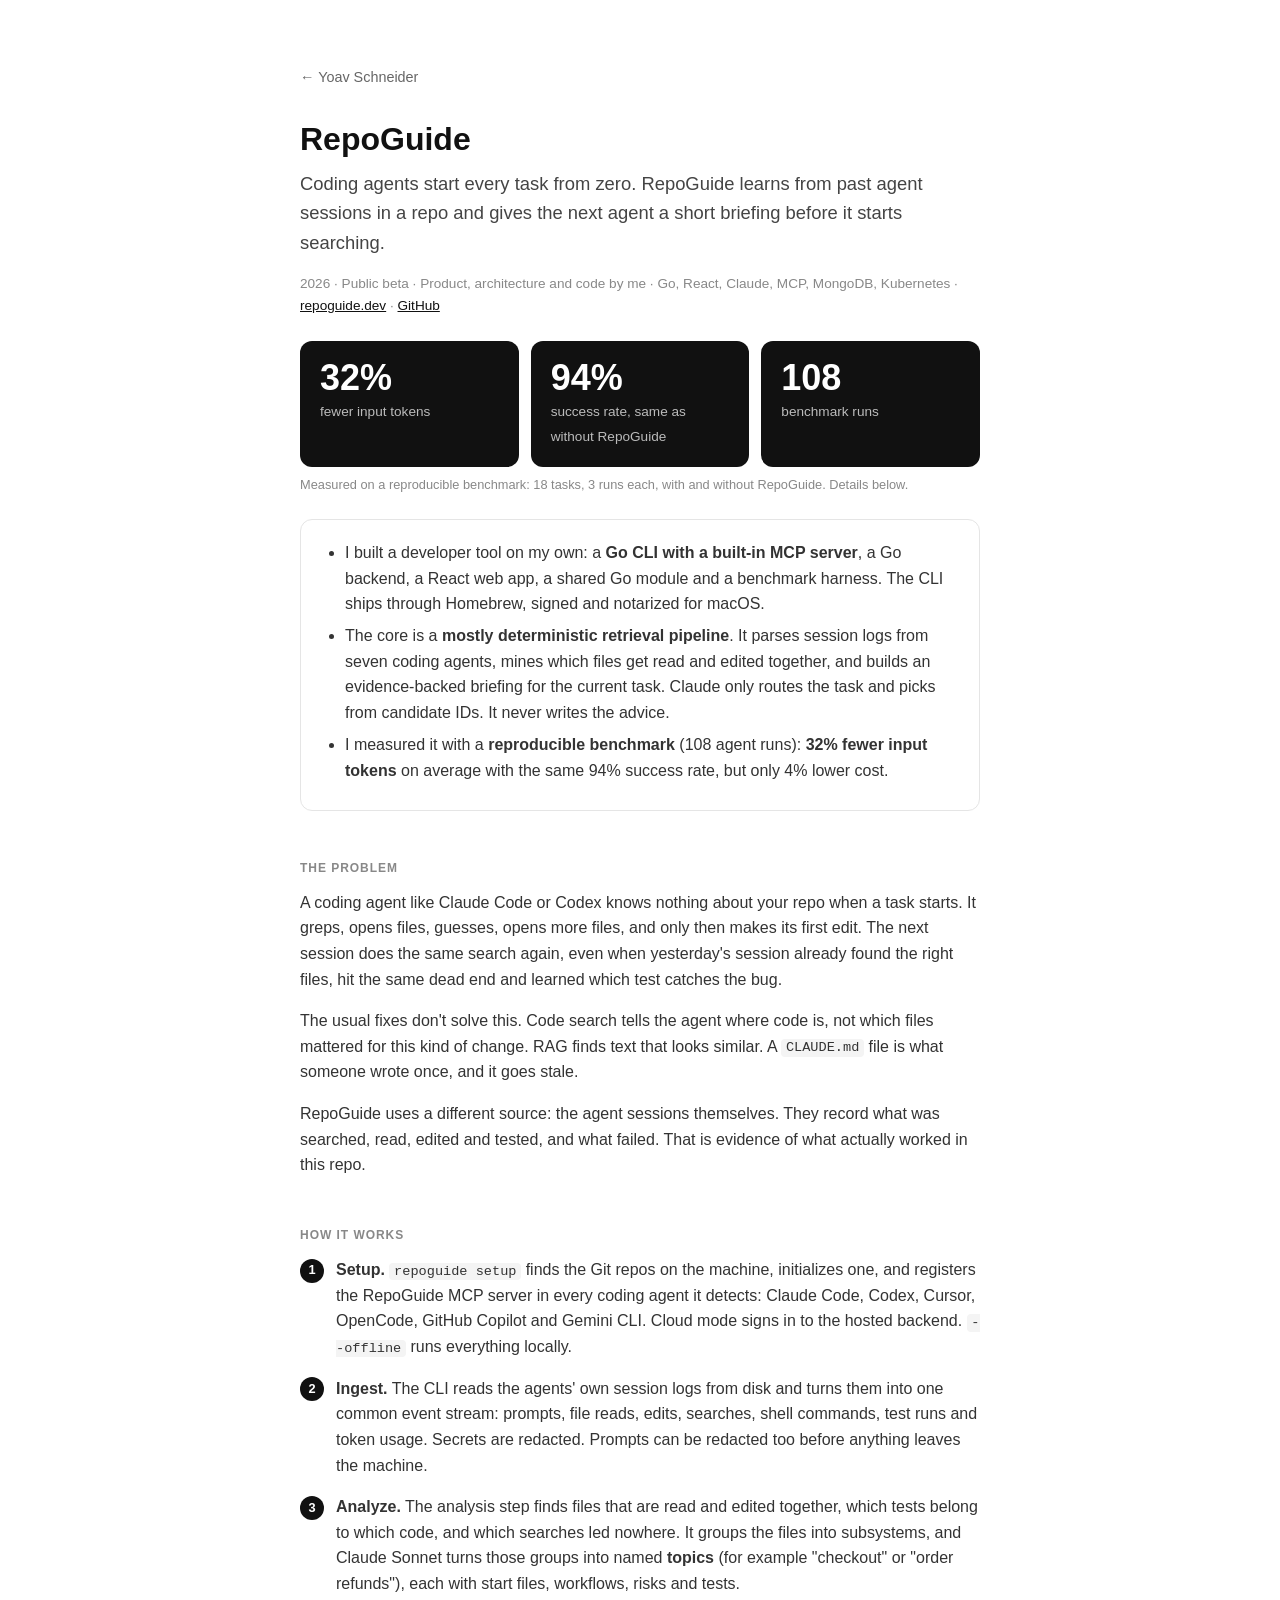
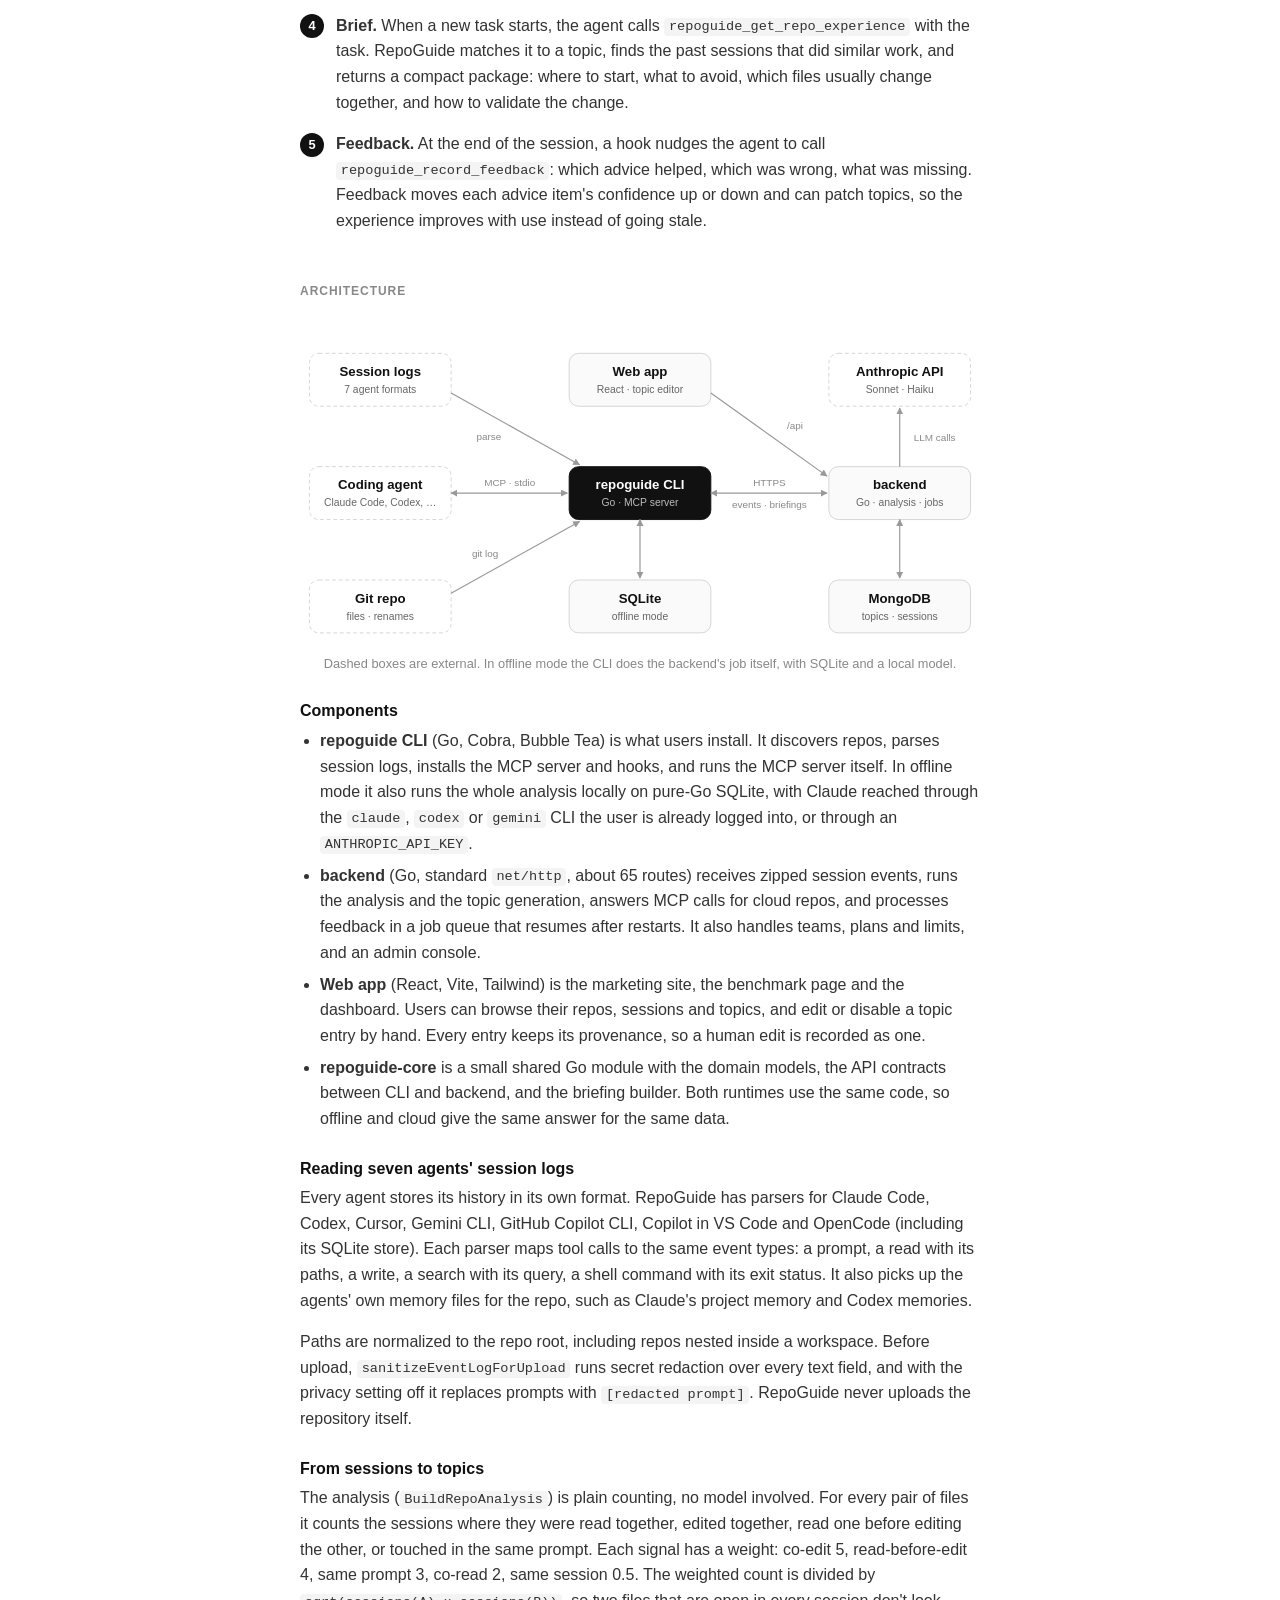
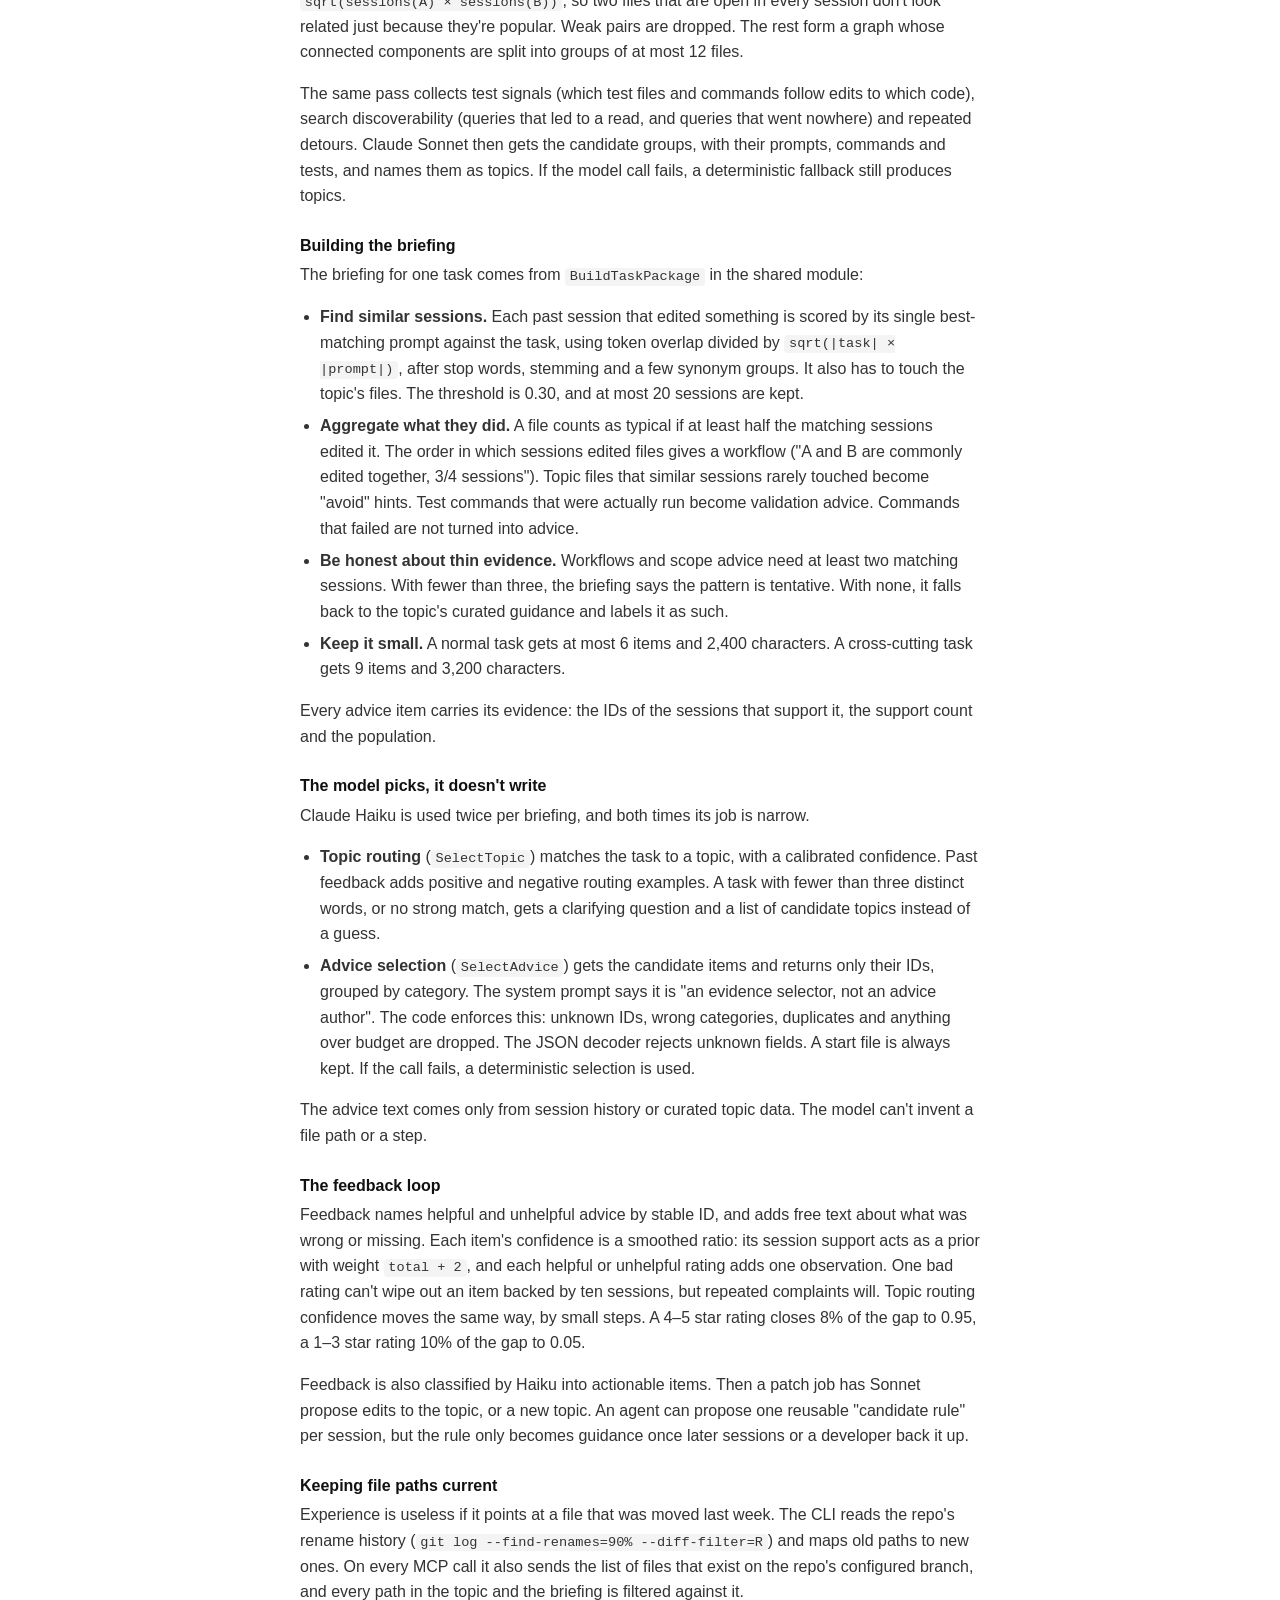
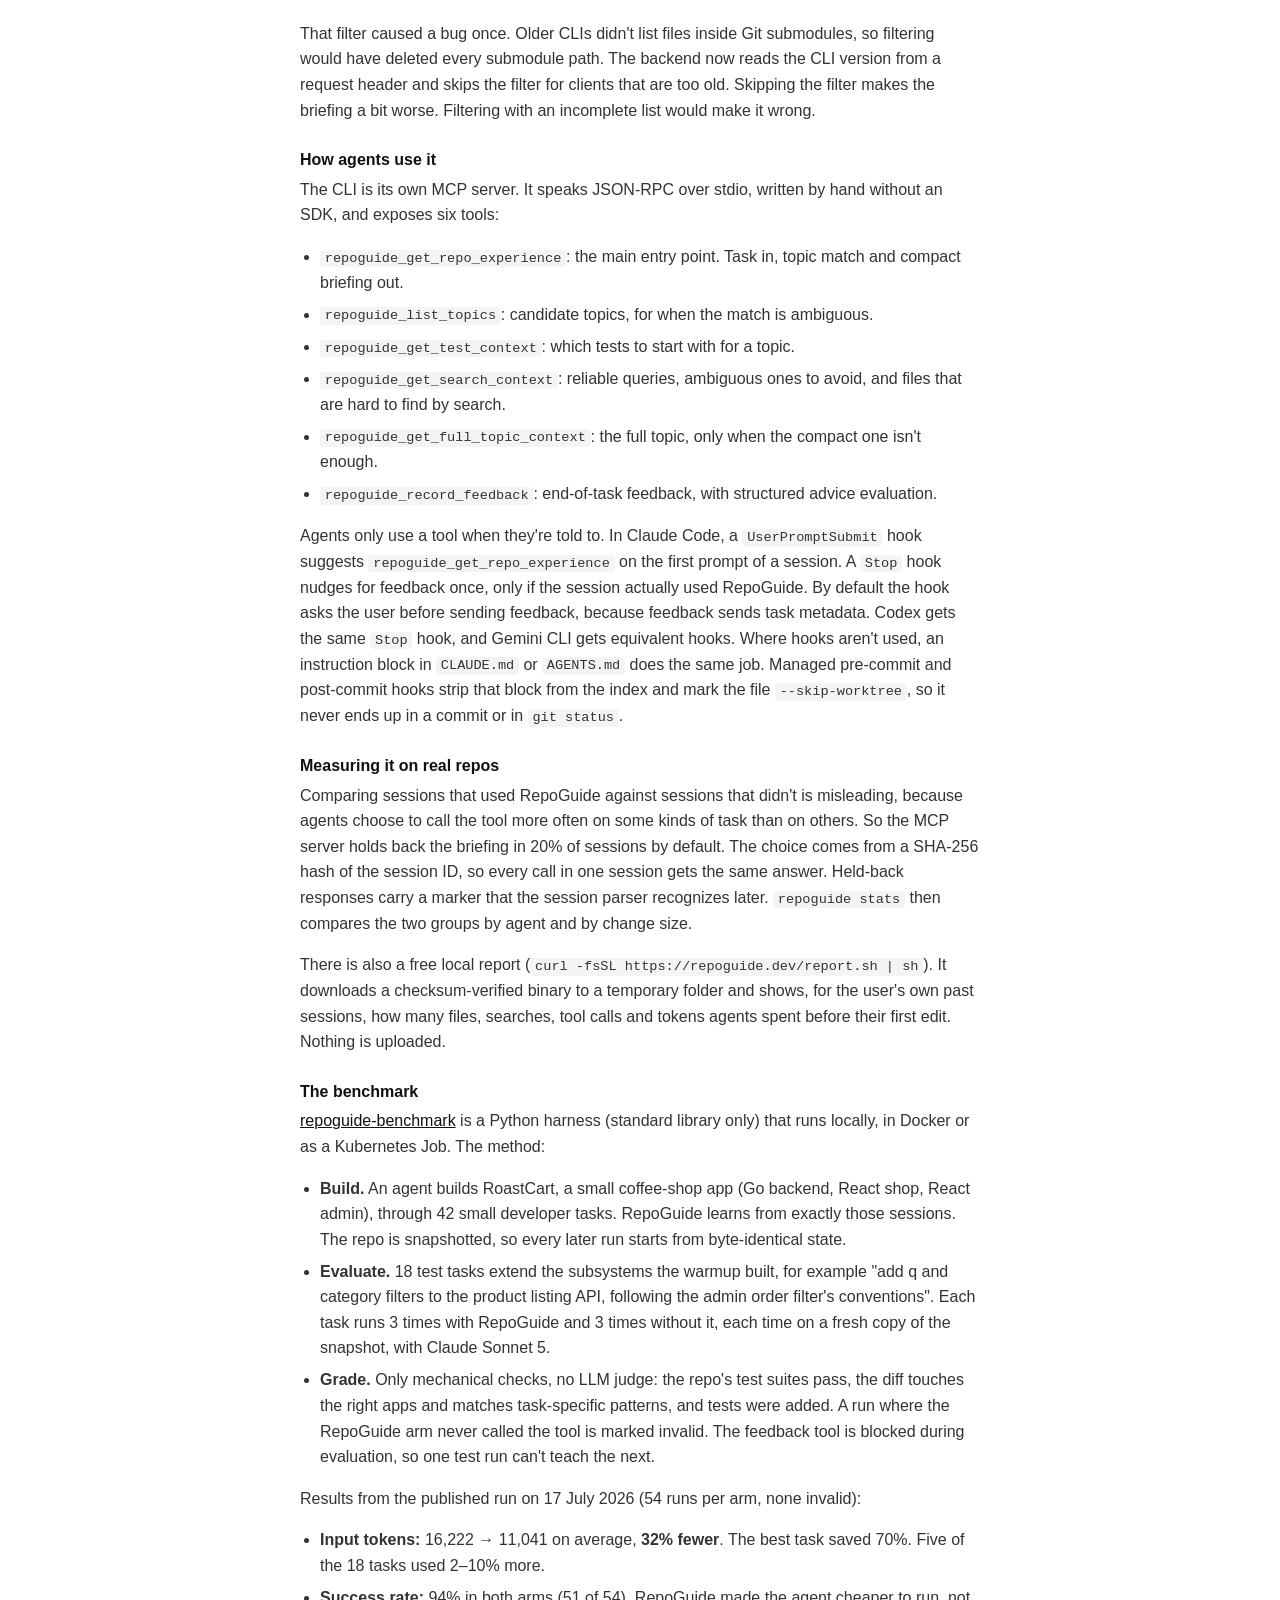
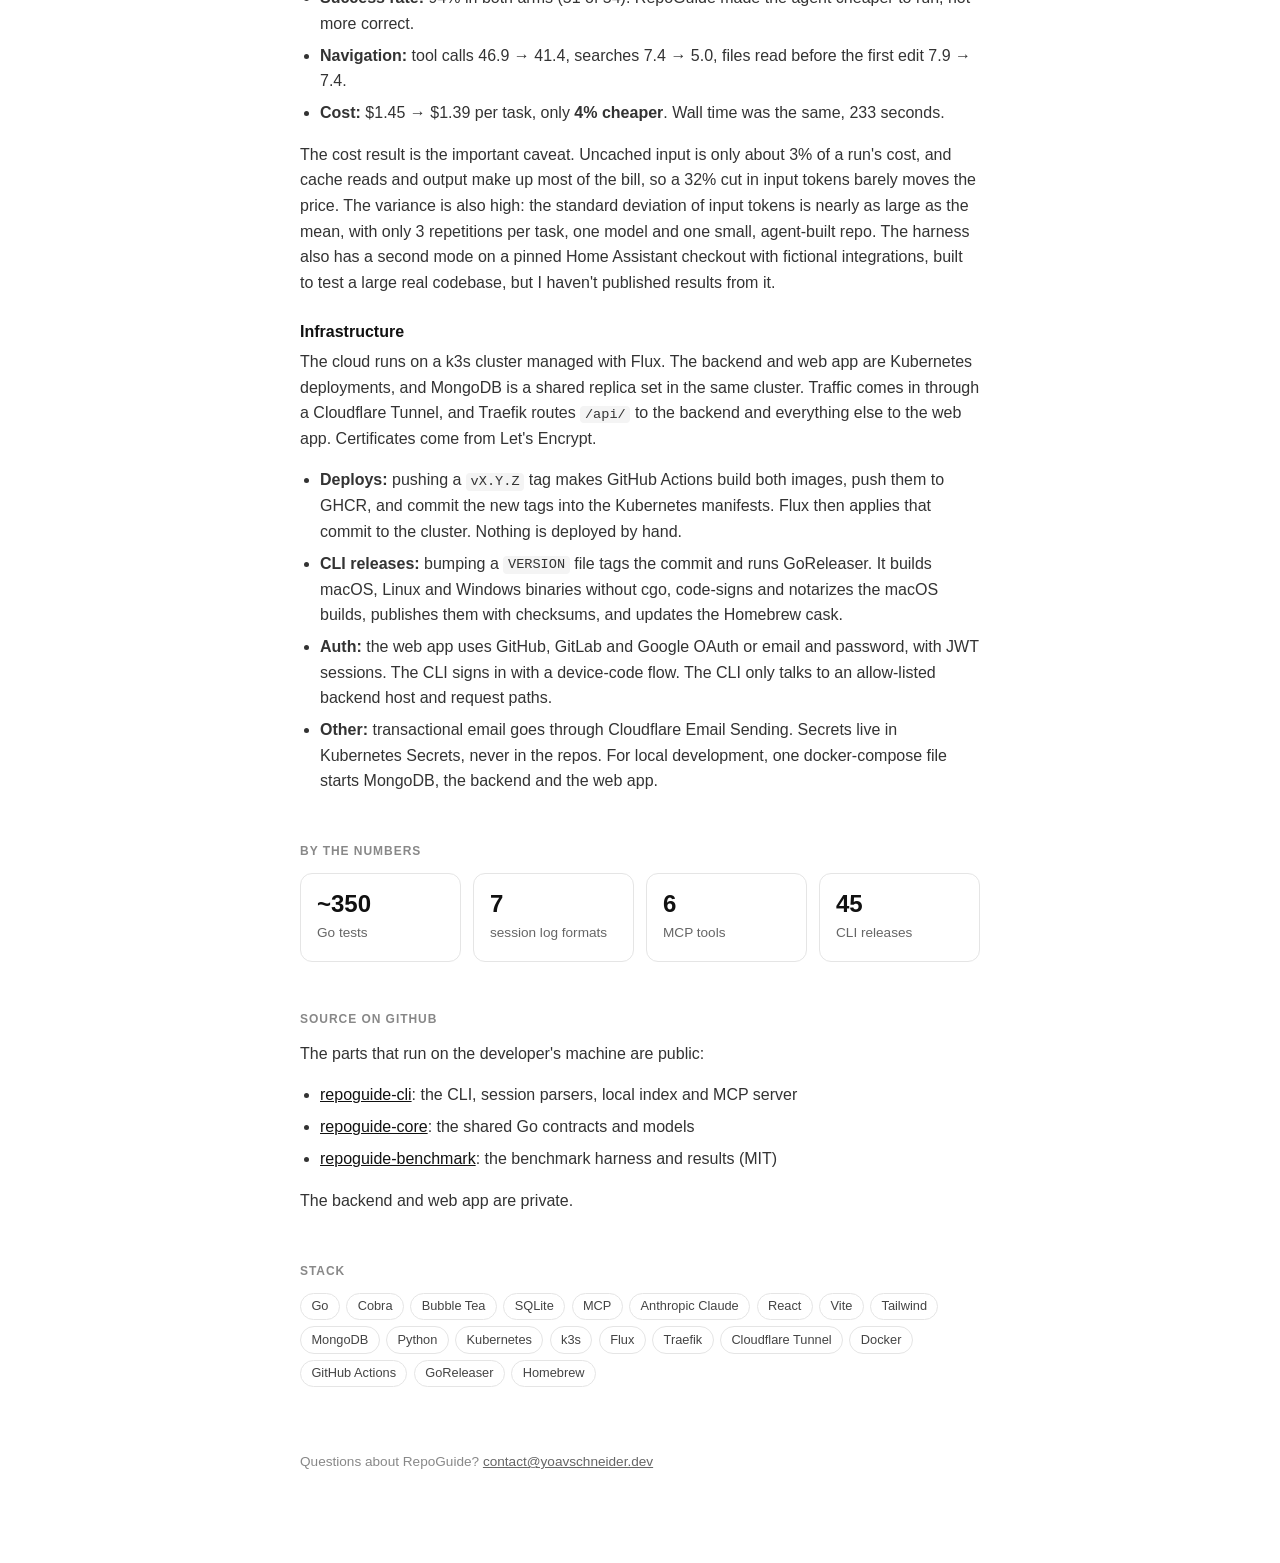
<file: landing/repoguide.html>
<!doctype html>
<html lang="en">
<head>
<meta charset="utf-8">
<meta name="viewport" content="width=device-width, initial-scale=1">
<title>RepoGuide — Yoav Schneider</title>
<meta name="description" content="RepoGuide: a CLI and MCP server that learns from past coding-agent sessions in a repo and briefs the next agent before it starts searching. Product, architecture and benchmark case study.">
<style>
  body {
    margin: 0;
    background: #fff;
    color: #111;
    font-family: -apple-system, BlinkMacSystemFont, "Segoe UI", Helvetica, Arial, sans-serif;
    line-height: 1.6;
    display: flex;
    justify-content: center;
    padding: 4rem 1.25rem 6rem;
  }
  main { max-width: 680px; width: 100%; }
  a { color: #111; }
  a.back { color: #666; text-decoration: none; font-size: 0.9rem; }
  a.back:hover { text-decoration: underline; }
  h1 { font-size: 2rem; margin: 1.5rem 0 0.25rem; }
  .tagline { font-size: 1.15rem; color: #444; margin: 0 0 1rem; }
  .meta { color: #888; font-size: 0.85rem; margin: 0 0 1.25rem; }
  .note { background: #f7f7f7; border-radius: 10px; padding: 0.75rem 1rem; font-size: 0.9rem; color: #444; margin: 0 0 2rem; }
  h2 { font-size: 0.75rem; text-transform: uppercase; letter-spacing: 0.08em; color: #888; margin: 3rem 0 0.75rem; }
  h3 { font-size: 1rem; margin: 1.5rem 0 0.25rem; }
  p { margin: 0 0 1rem; color: #333; }
  ul, ol { padding-left: 1.25rem; margin: 0 0 1rem; color: #333; }
  li { margin: 0 0 0.4rem; }
  code { font-family: ui-monospace, SFMono-Regular, Menlo, monospace; font-size: 0.85em; background: #f4f4f4; padding: 0.1em 0.35em; border-radius: 4px; }
  .summary { border: 1px solid #e5e5e5; border-radius: 12px; padding: 1.25rem 1.5rem; }
  .summary ul { margin: 0; }
  .result { display: grid; grid-template-columns: repeat(auto-fit, minmax(150px, 1fr)); gap: 0.75rem; margin: 1.5rem 0 0.5rem; }
  .result div { background: #111; color: #fff; border-radius: 12px; padding: 1.1rem 1.25rem; }
  .result b { display: block; font-size: 2.25rem; line-height: 1.1; }
  .result span { color: #bbb; font-size: 0.85rem; }
  .result-note { color: #888; font-size: 0.8rem; margin: 0 0 1.5rem; }
  .stats { display: grid; grid-template-columns: repeat(auto-fit, minmax(140px, 1fr)); gap: 0.75rem; margin: 0 0 1rem; }
  .stat { border: 1px solid #e5e5e5; border-radius: 12px; padding: 1rem; }
  .stat b { display: block; font-size: 1.5rem; line-height: 1.2; }
  .stat span { color: #666; font-size: 0.85rem; }
  .flow { counter-reset: step; list-style: none; padding: 0; }
  .flow li { counter-increment: step; position: relative; padding-left: 2.25rem; margin-bottom: 1rem; }
  .flow li::before {
    content: counter(step);
    position: absolute; left: 0; top: 0.1rem;
    width: 1.5rem; height: 1.5rem; border-radius: 50%;
    background: #111; color: #fff; font-size: 0.8rem; font-weight: 600;
    display: flex; align-items: center; justify-content: center;
  }
  figure { margin: 1.5rem 0; }
  figure svg { width: 100%; height: auto; display: block; }
  figcaption { color: #888; font-size: 0.8rem; margin-top: 0.5rem; text-align: center; }
  .diagram rect { fill: #fafafa; stroke: #d4d4d4; }
  .diagram rect.core { fill: #111; stroke: #111; }
  .diagram rect.ext { fill: #fff; stroke: #d4d4d4; stroke-dasharray: 4 3; }
  .diagram text { font-family: -apple-system, BlinkMacSystemFont, "Segoe UI", Helvetica, Arial, sans-serif; fill: #111; text-anchor: middle; }
  .diagram .title { font-size: 14px; font-weight: 600; }
  .diagram .sub { font-size: 11px; fill: #666; }
  .diagram .core-t { fill: #fff; }
  .diagram .core-s { fill: #bbb; }
  .diagram .edge { font-size: 10.5px; fill: #888; }
  .diagram line { stroke: #999; stroke-width: 1.25; }
  .tags { display: flex; flex-wrap: wrap; gap: 0.4rem; margin: 0 0 1rem; padding: 0; list-style: none; }
  .tags li { margin: 0; font-size: 0.8rem; border: 1px solid #e5e5e5; border-radius: 999px; padding: 0.15rem 0.65rem; color: #444; }
  footer { margin-top: 4rem; color: #888; font-size: 0.85rem; }
  footer a { color: #666; }
</style>
</head>
<body>
<main>
  <a class="back" href="/">&larr; Yoav Schneider</a>

  <h1>RepoGuide</h1>
  <p class="tagline">Coding agents start every task from zero. RepoGuide learns from past agent sessions in a repo and gives the next agent a short briefing before it starts searching.</p>
  <p class="meta">2026 · Public beta · Product, architecture and code by me · Go, React, Claude, MCP, MongoDB, Kubernetes · <a href="https://repoguide.dev">repoguide.dev</a> · <a href="https://github.com/repoguide-dev">GitHub</a></p>

  <div class="result">
    <div><b>32%</b><span>fewer input tokens</span></div>
    <div><b>94%</b><span>success rate, same as without RepoGuide</span></div>
    <div><b>108</b><span>benchmark runs</span></div>
  </div>
  <p class="result-note">Measured on a reproducible benchmark: 18 tasks, 3 runs each, with and without RepoGuide. Details below.</p>

  <div class="summary">
    <ul>
      <li>I built a developer tool on my own: a <b>Go CLI with a built-in MCP server</b>, a Go backend, a React web app, a shared Go module and a benchmark harness. The CLI ships through Homebrew, signed and notarized for macOS.</li>
      <li>The core is a <b>mostly deterministic retrieval pipeline</b>. It parses session logs from seven coding agents, mines which files get read and edited together, and builds an evidence-backed briefing for the current task. Claude only routes the task and picks from candidate IDs. It never writes the advice.</li>
      <li>I measured it with a <b>reproducible benchmark</b> (108 agent runs): <b>32% fewer input tokens</b> on average with the same 94% success rate, but only 4% lower cost.</li>
    </ul>
  </div>

  <h2>The problem</h2>
  <p>A coding agent like Claude Code or Codex knows nothing about your repo when a task starts. It greps, opens files, guesses, opens more files, and only then makes its first edit. The next session does the same search again, even when yesterday's session already found the right files, hit the same dead end and learned which test catches the bug.</p>
  <p>The usual fixes don't solve this. Code search tells the agent where code is, not which files mattered for this kind of change. RAG finds text that looks similar. A <code>CLAUDE.md</code> file is what someone wrote once, and it goes stale.</p>
  <p>RepoGuide uses a different source: the agent sessions themselves. They record what was searched, read, edited and tested, and what failed. That is evidence of what actually worked in this repo.</p>

  <h2>How it works</h2>
  <ol class="flow">
    <li><b>Setup.</b> <code>repoguide setup</code> finds the Git repos on the machine, initializes one, and registers the RepoGuide MCP server in every coding agent it detects: Claude Code, Codex, Cursor, OpenCode, GitHub Copilot and Gemini CLI. Cloud mode signs in to the hosted backend. <code>--offline</code> runs everything locally.</li>
    <li><b>Ingest.</b> The CLI reads the agents' own session logs from disk and turns them into one common event stream: prompts, file reads, edits, searches, shell commands, test runs and token usage. Secrets are redacted. Prompts can be redacted too before anything leaves the machine.</li>
    <li><b>Analyze.</b> The analysis step finds files that are read and edited together, which tests belong to which code, and which searches led nowhere. It groups the files into subsystems, and Claude Sonnet turns those groups into named <b>topics</b> (for example "checkout" or "order refunds"), each with start files, workflows, risks and tests.</li>
    <li><b>Brief.</b> When a new task starts, the agent calls <code>repoguide_get_repo_experience</code> with the task. RepoGuide matches it to a topic, finds the past sessions that did similar work, and returns a compact package: where to start, what to avoid, which files usually change together, and how to validate the change.</li>
    <li><b>Feedback.</b> At the end of the session, a hook nudges the agent to call <code>repoguide_record_feedback</code>: which advice helped, which was wrong, what was missing. Feedback moves each advice item's confidence up or down and can patch topics, so the experience improves with use instead of going stale.</li>
  </ol>

  <h2>Architecture</h2>
  <figure>
    <svg class="diagram" viewBox="0 0 720 340" role="img" aria-label="Architecture: the repoguide CLI reads agent session logs and git history, and serves coding agents over MCP on stdio. In cloud mode it uploads session events over HTTPS to the Go backend, which stores topics and sessions in MongoDB and calls Claude through the Anthropic API. A React web app talks to the same backend. In offline mode the CLI stores everything in SQLite.">
      <defs>
        <marker id="a" viewBox="0 0 10 10" refX="9" refY="5" markerWidth="6" markerHeight="6" orient="auto-start-reverse">
          <path d="M0 0L10 5L0 10z" fill="#999"/>
        </marker>
      </defs>

      <!-- external inputs -->
      <rect class="ext" x="10" y="30" width="150" height="56" rx="10"/>
      <text class="title" x="85" y="54">Session logs</text>
      <text class="sub" x="85" y="72">7 agent formats</text>

      <rect class="ext" x="10" y="150" width="150" height="56" rx="10"/>
      <text class="title" x="85" y="174">Coding agent</text>
      <text class="sub" x="85" y="192">Claude Code, Codex, &hellip;</text>

      <rect class="ext" x="10" y="270" width="150" height="56" rx="10"/>
      <text class="title" x="85" y="294">Git repo</text>
      <text class="sub" x="85" y="312">files · renames</text>

      <!-- middle column -->
      <rect x="285" y="30" width="150" height="56" rx="10"/>
      <text class="title" x="360" y="54">Web app</text>
      <text class="sub" x="360" y="72">React · topic editor</text>

      <rect class="core" x="285" y="150" width="150" height="56" rx="10"/>
      <text class="title core-t" x="360" y="174">repoguide CLI</text>
      <text class="sub core-s" x="360" y="192">Go · MCP server</text>

      <rect x="285" y="270" width="150" height="56" rx="10"/>
      <text class="title" x="360" y="294">SQLite</text>
      <text class="sub" x="360" y="312">offline mode</text>

      <!-- right column -->
      <rect class="ext" x="560" y="30" width="150" height="56" rx="10"/>
      <text class="title" x="635" y="54">Anthropic API</text>
      <text class="sub" x="635" y="72">Sonnet · Haiku</text>

      <rect x="560" y="150" width="150" height="56" rx="10"/>
      <text class="title" x="635" y="174">backend</text>
      <text class="sub" x="635" y="192">Go · analysis · jobs</text>

      <rect x="560" y="270" width="150" height="56" rx="10"/>
      <text class="title" x="635" y="294">MongoDB</text>
      <text class="sub" x="635" y="312">topics · sessions</text>

      <!-- edges -->
      <line x1="160" y1="72" x2="296" y2="148" marker-end="url(#a)"/>
      <text class="edge" x="200" y="122">parse</text>

      <line x1="160" y1="178" x2="283" y2="178" marker-start="url(#a)" marker-end="url(#a)"/>
      <text class="edge" x="222" y="170">MCP · stdio</text>

      <line x1="160" y1="284" x2="296" y2="208" marker-end="url(#a)"/>
      <text class="edge" x="196" y="246">git log</text>

      <line x1="360" y1="206" x2="360" y2="268" marker-start="url(#a)" marker-end="url(#a)"/>

      <line x1="435" y1="178" x2="558" y2="178" marker-start="url(#a)" marker-end="url(#a)"/>
      <text class="edge" x="497" y="170">HTTPS</text>
      <text class="edge" x="497" y="194">events · briefings</text>

      <line x1="435" y1="72" x2="558" y2="160" marker-end="url(#a)"/>
      <text class="edge" x="524" y="110">/api</text>

      <line x1="635" y1="150" x2="635" y2="88" marker-end="url(#a)"/>
      <text class="edge" x="672" y="123">LLM calls</text>

      <line x1="635" y1="206" x2="635" y2="268" marker-start="url(#a)" marker-end="url(#a)"/>
    </svg>
    <figcaption>Dashed boxes are external. In offline mode the CLI does the backend's job itself, with SQLite and a local model.</figcaption>
  </figure>

  <h3>Components</h3>
  <ul>
    <li><b>repoguide CLI</b> (Go, Cobra, Bubble Tea) is what users install. It discovers repos, parses session logs, installs the MCP server and hooks, and runs the MCP server itself. In offline mode it also runs the whole analysis locally on pure-Go SQLite, with Claude reached through the <code>claude</code>, <code>codex</code> or <code>gemini</code> CLI the user is already logged into, or through an <code>ANTHROPIC_API_KEY</code>.</li>
    <li><b>backend</b> (Go, standard <code>net/http</code>, about 65 routes) receives zipped session events, runs the analysis and the topic generation, answers MCP calls for cloud repos, and processes feedback in a job queue that resumes after restarts. It also handles teams, plans and limits, and an admin console.</li>
    <li><b>Web app</b> (React, Vite, Tailwind) is the marketing site, the benchmark page and the dashboard. Users can browse their repos, sessions and topics, and edit or disable a topic entry by hand. Every entry keeps its provenance, so a human edit is recorded as one.</li>
    <li><b>repoguide-core</b> is a small shared Go module with the domain models, the API contracts between CLI and backend, and the briefing builder. Both runtimes use the same code, so offline and cloud give the same answer for the same data.</li>
  </ul>

  <h3>Reading seven agents' session logs</h3>
  <p>Every agent stores its history in its own format. RepoGuide has parsers for Claude Code, Codex, Cursor, Gemini CLI, GitHub Copilot CLI, Copilot in VS Code and OpenCode (including its SQLite store). Each parser maps tool calls to the same event types: a prompt, a read with its paths, a write, a search with its query, a shell command with its exit status. It also picks up the agents' own memory files for the repo, such as Claude's project memory and Codex memories.</p>
  <p>Paths are normalized to the repo root, including repos nested inside a workspace. Before upload, <code>sanitizeEventLogForUpload</code> runs secret redaction over every text field, and with the privacy setting off it replaces prompts with <code>[redacted prompt]</code>. RepoGuide never uploads the repository itself.</p>

  <h3>From sessions to topics</h3>
  <p>The analysis (<code>BuildRepoAnalysis</code>) is plain counting, no model involved. For every pair of files it counts the sessions where they were read together, edited together, read one before editing the other, or touched in the same prompt. Each signal has a weight: co-edit 5, read-before-edit 4, same prompt 3, co-read 2, same session 0.5. The weighted count is divided by <code>sqrt(sessions(A) × sessions(B))</code>, so two files that are open in every session don't look related just because they're popular. Weak pairs are dropped. The rest form a graph whose connected components are split into groups of at most 12 files.</p>
  <p>The same pass collects test signals (which test files and commands follow edits to which code), search discoverability (queries that led to a read, and queries that went nowhere) and repeated detours. Claude Sonnet then gets the candidate groups, with their prompts, commands and tests, and names them as topics. If the model call fails, a deterministic fallback still produces topics.</p>

  <h3>Building the briefing</h3>
  <p>The briefing for one task comes from <code>BuildTaskPackage</code> in the shared module:</p>
  <ul>
    <li><b>Find similar sessions.</b> Each past session that edited something is scored by its single best-matching prompt against the task, using token overlap divided by <code>sqrt(|task| × |prompt|)</code>, after stop words, stemming and a few synonym groups. It also has to touch the topic's files. The threshold is 0.30, and at most 20 sessions are kept.</li>
    <li><b>Aggregate what they did.</b> A file counts as typical if at least half the matching sessions edited it. The order in which sessions edited files gives a workflow ("A and B are commonly edited together, 3/4 sessions"). Topic files that similar sessions rarely touched become "avoid" hints. Test commands that were actually run become validation advice. Commands that failed are not turned into advice.</li>
    <li><b>Be honest about thin evidence.</b> Workflows and scope advice need at least two matching sessions. With fewer than three, the briefing says the pattern is tentative. With none, it falls back to the topic's curated guidance and labels it as such.</li>
    <li><b>Keep it small.</b> A normal task gets at most 6 items and 2,400 characters. A cross-cutting task gets 9 items and 3,200 characters.</li>
  </ul>
  <p>Every advice item carries its evidence: the IDs of the sessions that support it, the support count and the population.</p>

  <h3>The model picks, it doesn't write</h3>
  <p>Claude Haiku is used twice per briefing, and both times its job is narrow.</p>
  <ul>
    <li><b>Topic routing</b> (<code>SelectTopic</code>) matches the task to a topic, with a calibrated confidence. Past feedback adds positive and negative routing examples. A task with fewer than three distinct words, or no strong match, gets a clarifying question and a list of candidate topics instead of a guess.</li>
    <li><b>Advice selection</b> (<code>SelectAdvice</code>) gets the candidate items and returns only their IDs, grouped by category. The system prompt says it is "an evidence selector, not an advice author". The code enforces this: unknown IDs, wrong categories, duplicates and anything over budget are dropped. The JSON decoder rejects unknown fields. A start file is always kept. If the call fails, a deterministic selection is used.</li>
  </ul>
  <p>The advice text comes only from session history or curated topic data. The model can't invent a file path or a step.</p>

  <h3>The feedback loop</h3>
  <p>Feedback names helpful and unhelpful advice by stable ID, and adds free text about what was wrong or missing. Each item's confidence is a smoothed ratio: its session support acts as a prior with weight <code>total + 2</code>, and each helpful or unhelpful rating adds one observation. One bad rating can't wipe out an item backed by ten sessions, but repeated complaints will. Topic routing confidence moves the same way, by small steps. A 4–5 star rating closes 8% of the gap to 0.95, a 1–3 star rating 10% of the gap to 0.05.</p>
  <p>Feedback is also classified by Haiku into actionable items. Then a patch job has Sonnet propose edits to the topic, or a new topic. An agent can propose one reusable "candidate rule" per session, but the rule only becomes guidance once later sessions or a developer back it up.</p>

  <h3>Keeping file paths current</h3>
  <p>Experience is useless if it points at a file that was moved last week. The CLI reads the repo's rename history (<code>git log --find-renames=90% --diff-filter=R</code>) and maps old paths to new ones. On every MCP call it also sends the list of files that exist on the repo's configured branch, and every path in the topic and the briefing is filtered against it.</p>
  <p>That filter caused a bug once. Older CLIs didn't list files inside Git submodules, so filtering would have deleted every submodule path. The backend now reads the CLI version from a request header and skips the filter for clients that are too old. Skipping the filter makes the briefing a bit worse. Filtering with an incomplete list would make it wrong.</p>

  <h3>How agents use it</h3>
  <p>The CLI is its own MCP server. It speaks JSON-RPC over stdio, written by hand without an SDK, and exposes six tools:</p>
  <ul>
    <li><code>repoguide_get_repo_experience</code>: the main entry point. Task in, topic match and compact briefing out.</li>
    <li><code>repoguide_list_topics</code>: candidate topics, for when the match is ambiguous.</li>
    <li><code>repoguide_get_test_context</code>: which tests to start with for a topic.</li>
    <li><code>repoguide_get_search_context</code>: reliable queries, ambiguous ones to avoid, and files that are hard to find by search.</li>
    <li><code>repoguide_get_full_topic_context</code>: the full topic, only when the compact one isn't enough.</li>
    <li><code>repoguide_record_feedback</code>: end-of-task feedback, with structured advice evaluation.</li>
  </ul>
  <p>Agents only use a tool when they're told to. In Claude Code, a <code>UserPromptSubmit</code> hook suggests <code>repoguide_get_repo_experience</code> on the first prompt of a session. A <code>Stop</code> hook nudges for feedback once, only if the session actually used RepoGuide. By default the hook asks the user before sending feedback, because feedback sends task metadata. Codex gets the same <code>Stop</code> hook, and Gemini CLI gets equivalent hooks. Where hooks aren't used, an instruction block in <code>CLAUDE.md</code> or <code>AGENTS.md</code> does the same job. Managed pre-commit and post-commit hooks strip that block from the index and mark the file <code>--skip-worktree</code>, so it never ends up in a commit or in <code>git status</code>.</p>

  <h3>Measuring it on real repos</h3>
  <p>Comparing sessions that used RepoGuide against sessions that didn't is misleading, because agents choose to call the tool more often on some kinds of task than on others. So the MCP server holds back the briefing in 20% of sessions by default. The choice comes from a SHA-256 hash of the session ID, so every call in one session gets the same answer. Held-back responses carry a marker that the session parser recognizes later. <code>repoguide stats</code> then compares the two groups by agent and by change size.</p>
  <p>There is also a free local report (<code>curl -fsSL https://repoguide.dev/report.sh | sh</code>). It downloads a checksum-verified binary to a temporary folder and shows, for the user's own past sessions, how many files, searches, tool calls and tokens agents spent before their first edit. Nothing is uploaded.</p>

  <h3>The benchmark</h3>
  <p><a href="https://github.com/repoguide-dev/repoguide-benchmark">repoguide-benchmark</a> is a Python harness (standard library only) that runs locally, in Docker or as a Kubernetes Job. The method:</p>
  <ul>
    <li><b>Build.</b> An agent builds RoastCart, a small coffee-shop app (Go backend, React shop, React admin), through 42 small developer tasks. RepoGuide learns from exactly those sessions. The repo is snapshotted, so every later run starts from byte-identical state.</li>
    <li><b>Evaluate.</b> 18 test tasks extend the subsystems the warmup built, for example "add q and category filters to the product listing API, following the admin order filter's conventions". Each task runs 3 times with RepoGuide and 3 times without it, each time on a fresh copy of the snapshot, with Claude Sonnet 5.</li>
    <li><b>Grade.</b> Only mechanical checks, no LLM judge: the repo's test suites pass, the diff touches the right apps and matches task-specific patterns, and tests were added. A run where the RepoGuide arm never called the tool is marked invalid. The feedback tool is blocked during evaluation, so one test run can't teach the next.</li>
  </ul>
  <p>Results from the published run on 17 July 2026 (54 runs per arm, none invalid):</p>
  <ul>
    <li><b>Input tokens:</b> 16,222 → 11,041 on average, <b>32% fewer</b>. The best task saved 70%. Five of the 18 tasks used 2–10% more.</li>
    <li><b>Success rate:</b> 94% in both arms (51 of 54). RepoGuide made the agent cheaper to run, not more correct.</li>
    <li><b>Navigation:</b> tool calls 46.9 → 41.4, searches 7.4 → 5.0, files read before the first edit 7.9 → 7.4.</li>
    <li><b>Cost:</b> $1.45 → $1.39 per task, only <b>4% cheaper</b>. Wall time was the same, 233 seconds.</li>
  </ul>
  <p>The cost result is the important caveat. Uncached input is only about 3% of a run's cost, and cache reads and output make up most of the bill, so a 32% cut in input tokens barely moves the price. The variance is also high: the standard deviation of input tokens is nearly as large as the mean, with only 3 repetitions per task, one model and one small, agent-built repo. The harness also has a second mode on a pinned Home Assistant checkout with fictional integrations, built to test a large real codebase, but I haven't published results from it.</p>

  <h3>Infrastructure</h3>
  <p>The cloud runs on a k3s cluster managed with Flux. The backend and web app are Kubernetes deployments, and MongoDB is a shared replica set in the same cluster. Traffic comes in through a Cloudflare Tunnel, and Traefik routes <code>/api/</code> to the backend and everything else to the web app. Certificates come from Let's Encrypt.</p>
  <ul>
    <li><b>Deploys:</b> pushing a <code>vX.Y.Z</code> tag makes GitHub Actions build both images, push them to GHCR, and commit the new tags into the Kubernetes manifests. Flux then applies that commit to the cluster. Nothing is deployed by hand.</li>
    <li><b>CLI releases:</b> bumping a <code>VERSION</code> file tags the commit and runs GoReleaser. It builds macOS, Linux and Windows binaries without cgo, code-signs and notarizes the macOS builds, publishes them with checksums, and updates the Homebrew cask.</li>
    <li><b>Auth:</b> the web app uses GitHub, GitLab and Google OAuth or email and password, with JWT sessions. The CLI signs in with a device-code flow. The CLI only talks to an allow-listed backend host and request paths.</li>
    <li><b>Other:</b> transactional email goes through Cloudflare Email Sending. Secrets live in Kubernetes Secrets, never in the repos. For local development, one docker-compose file starts MongoDB, the backend and the web app.</li>
  </ul>

  <h2>By the numbers</h2>
  <div class="stats">
    <div class="stat"><b>~350</b><span>Go tests</span></div>
    <div class="stat"><b>7</b><span>session log formats</span></div>
    <div class="stat"><b>6</b><span>MCP tools</span></div>
    <div class="stat"><b>45</b><span>CLI releases</span></div>
  </div>

  <h2>Source on GitHub</h2>
  <p>The parts that run on the developer's machine are public:</p>
  <ul>
    <li><a href="https://github.com/repoguide-dev/repoguide-cli">repoguide-cli</a>: the CLI, session parsers, local index and MCP server</li>
    <li><a href="https://github.com/repoguide-dev/repoguide-core">repoguide-core</a>: the shared Go contracts and models</li>
    <li><a href="https://github.com/repoguide-dev/repoguide-benchmark">repoguide-benchmark</a>: the benchmark harness and results (MIT)</li>
  </ul>
  <p>The backend and web app are private.</p>

  <h2>Stack</h2>
  <ul class="tags">
    <li>Go</li><li>Cobra</li><li>Bubble Tea</li><li>SQLite</li><li>MCP</li><li>Anthropic Claude</li><li>React</li><li>Vite</li><li>Tailwind</li><li>MongoDB</li><li>Python</li><li>Kubernetes</li><li>k3s</li><li>Flux</li><li>Traefik</li><li>Cloudflare Tunnel</li><li>Docker</li><li>GitHub Actions</li><li>GoReleaser</li><li>Homebrew</li>
  </ul>

  <footer>
    Questions about RepoGuide? <a href="mailto:contact@yoavschneider.dev">contact@yoavschneider.dev</a>
  </footer>
</main>
</body>
</html>
</file>
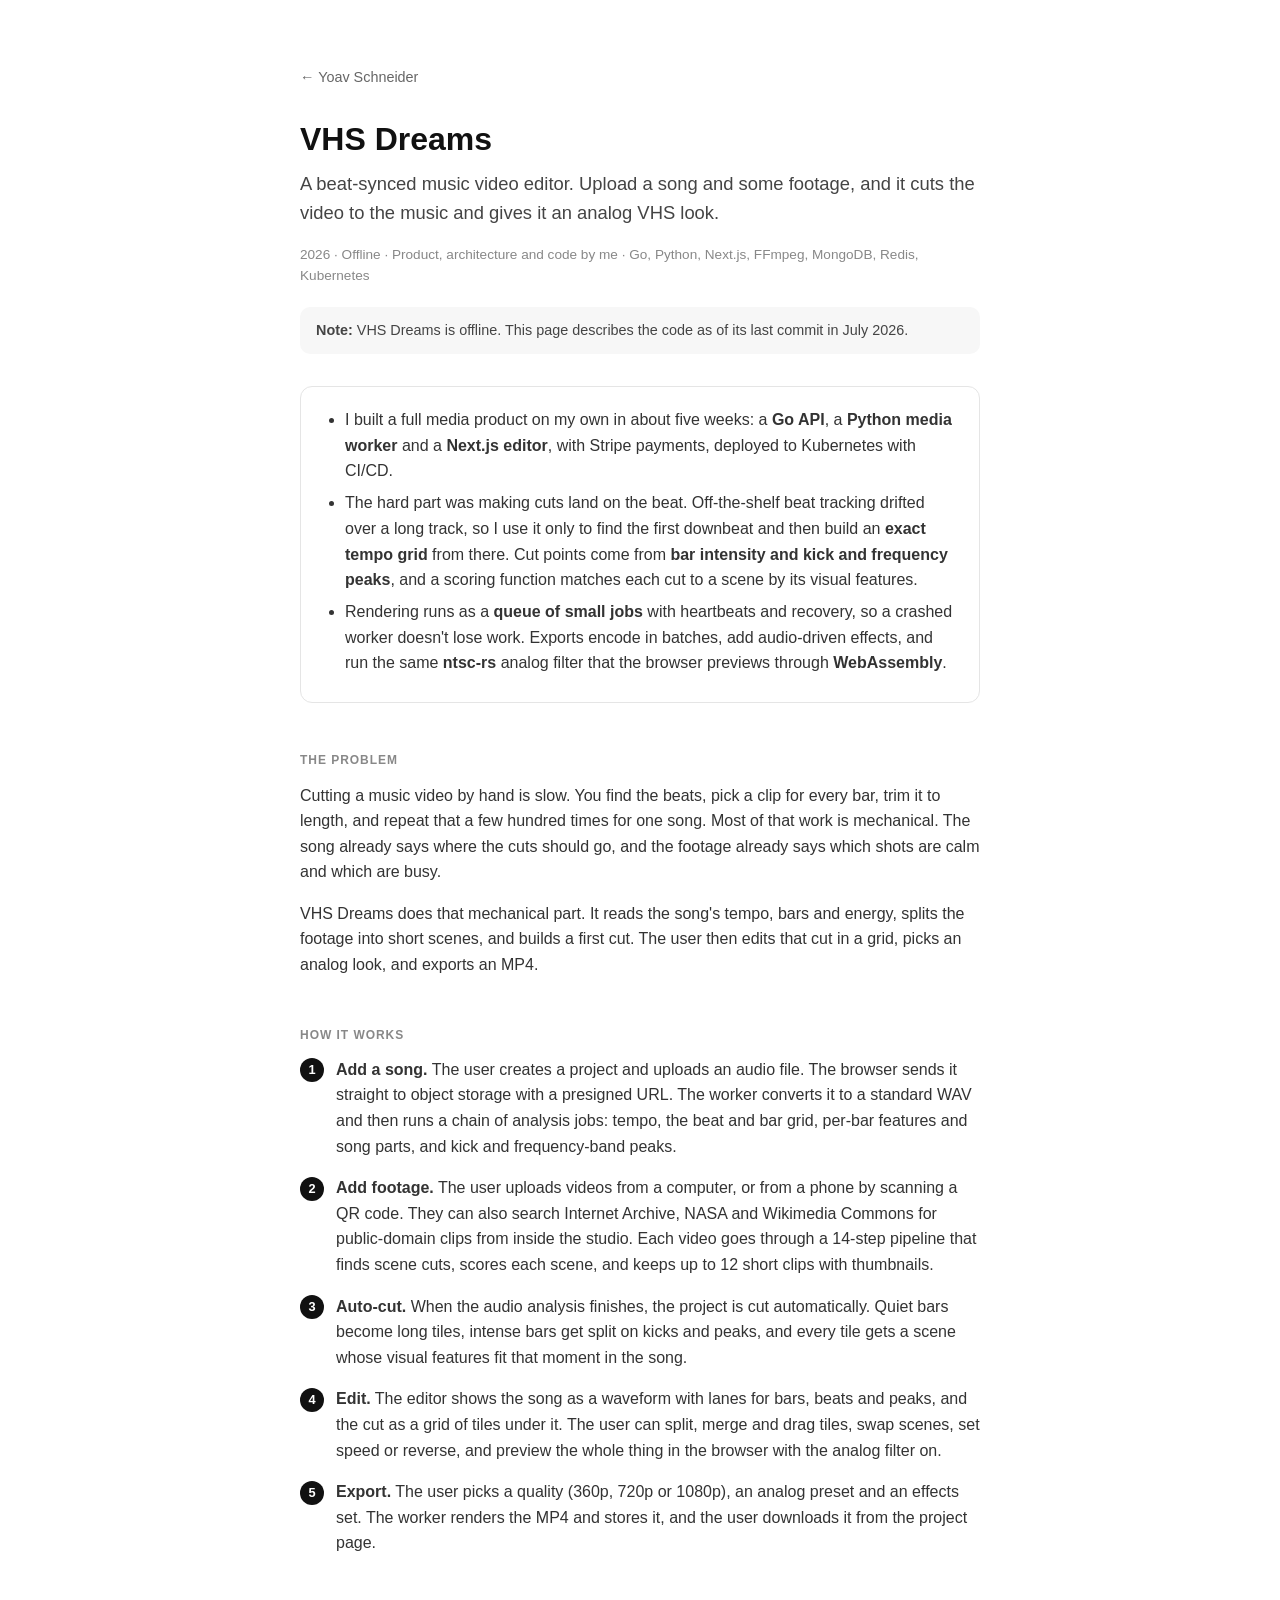
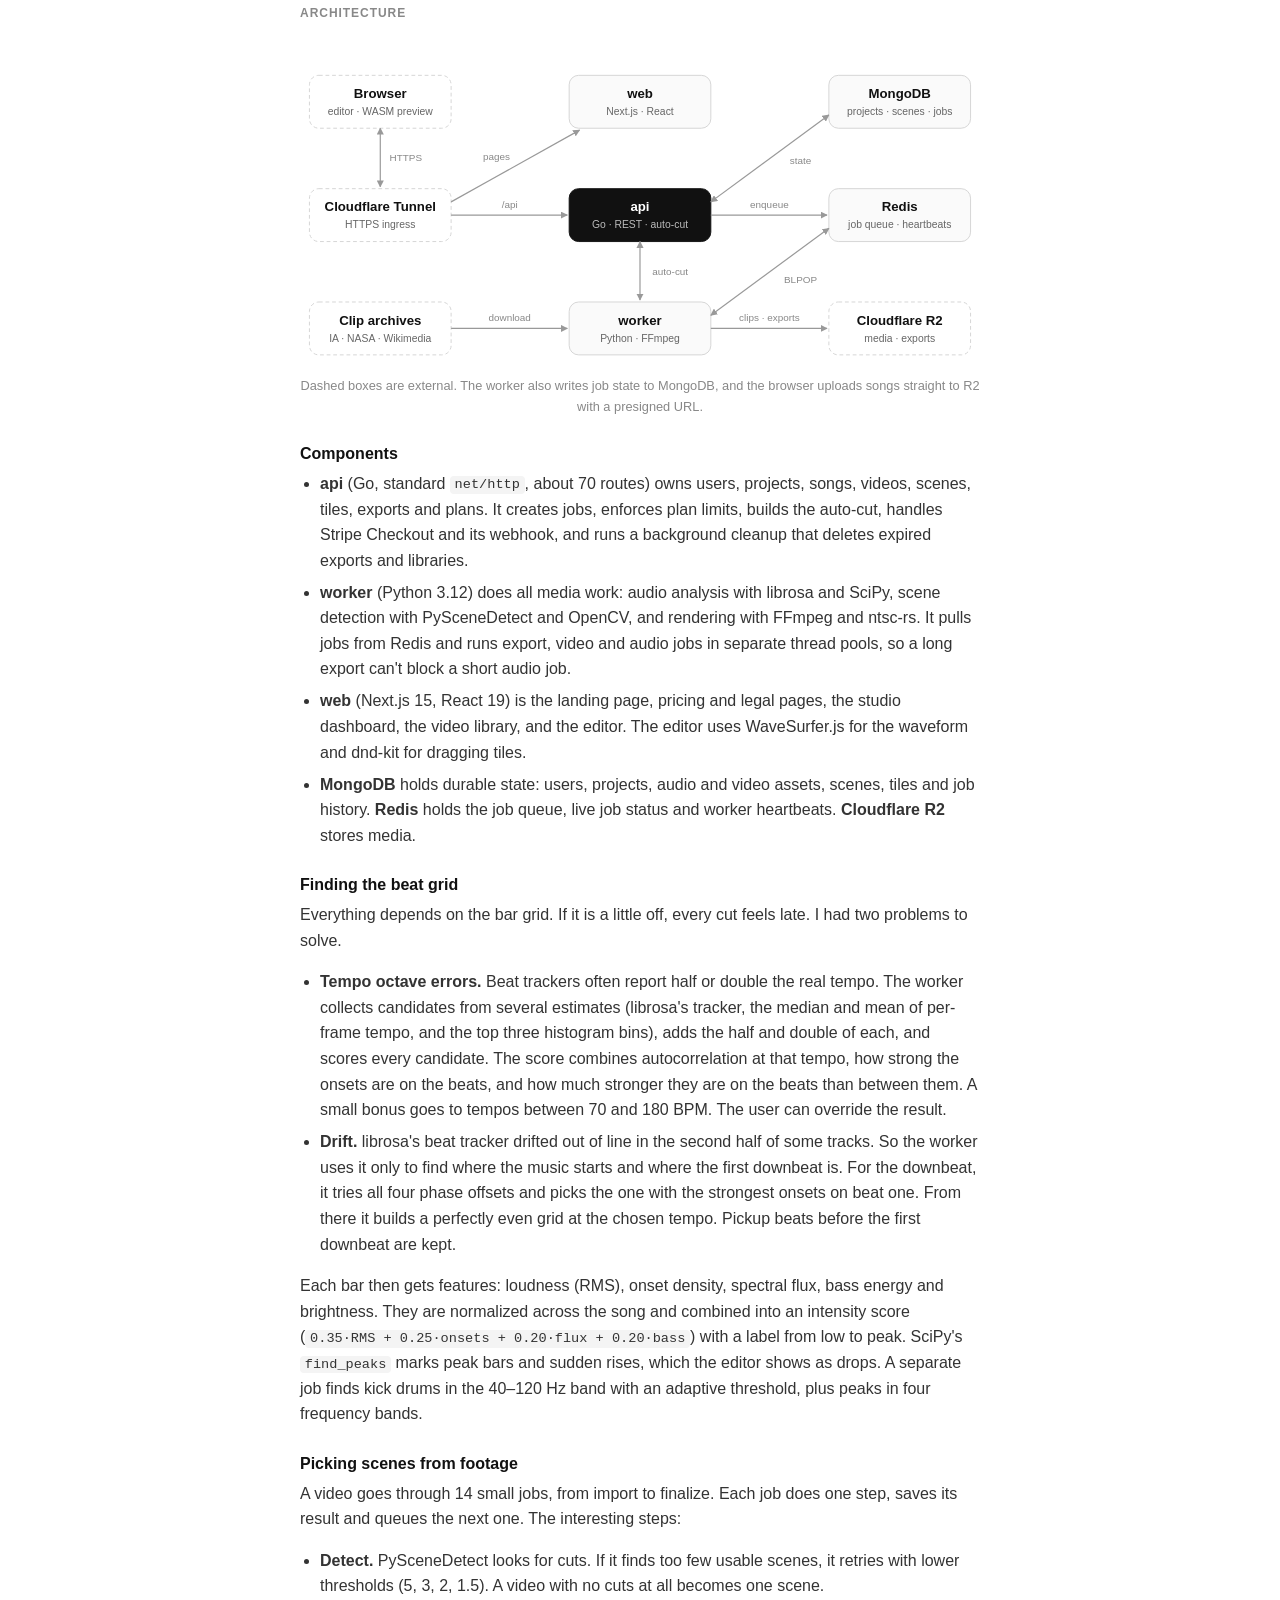
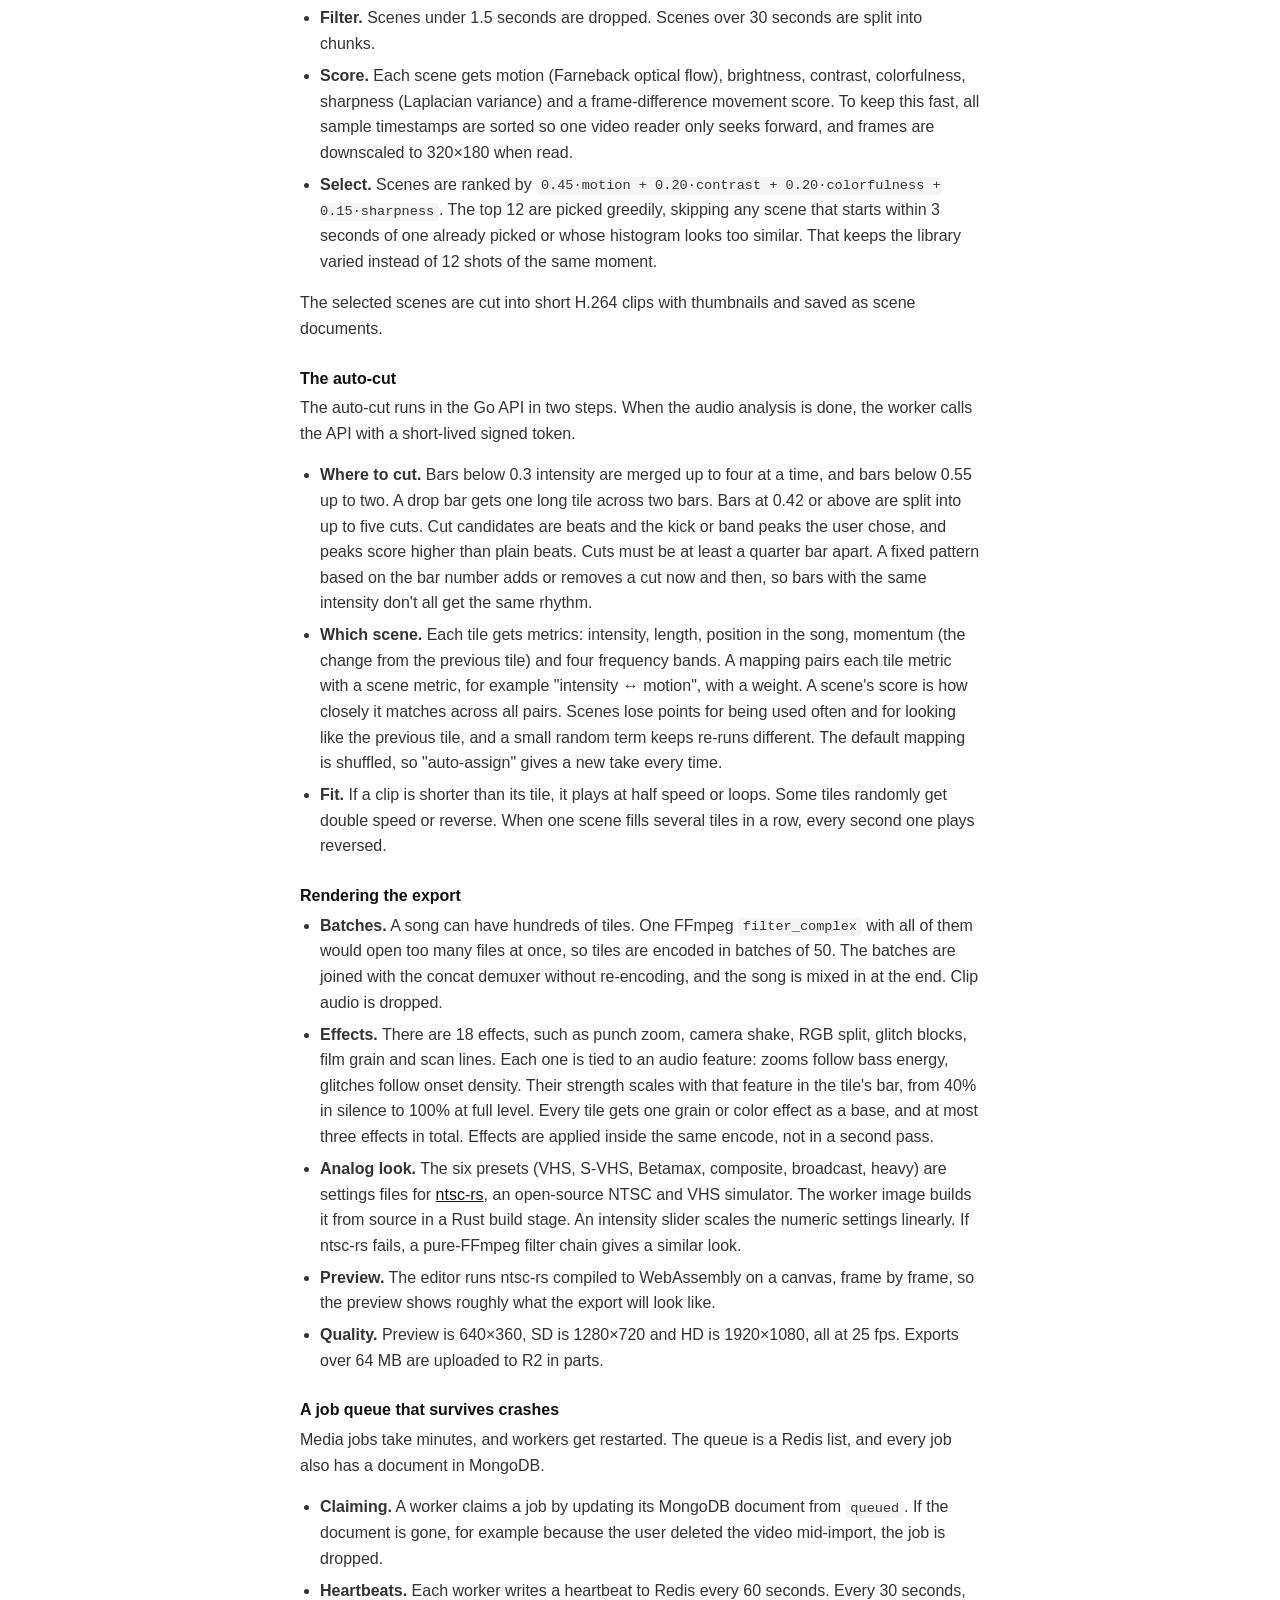
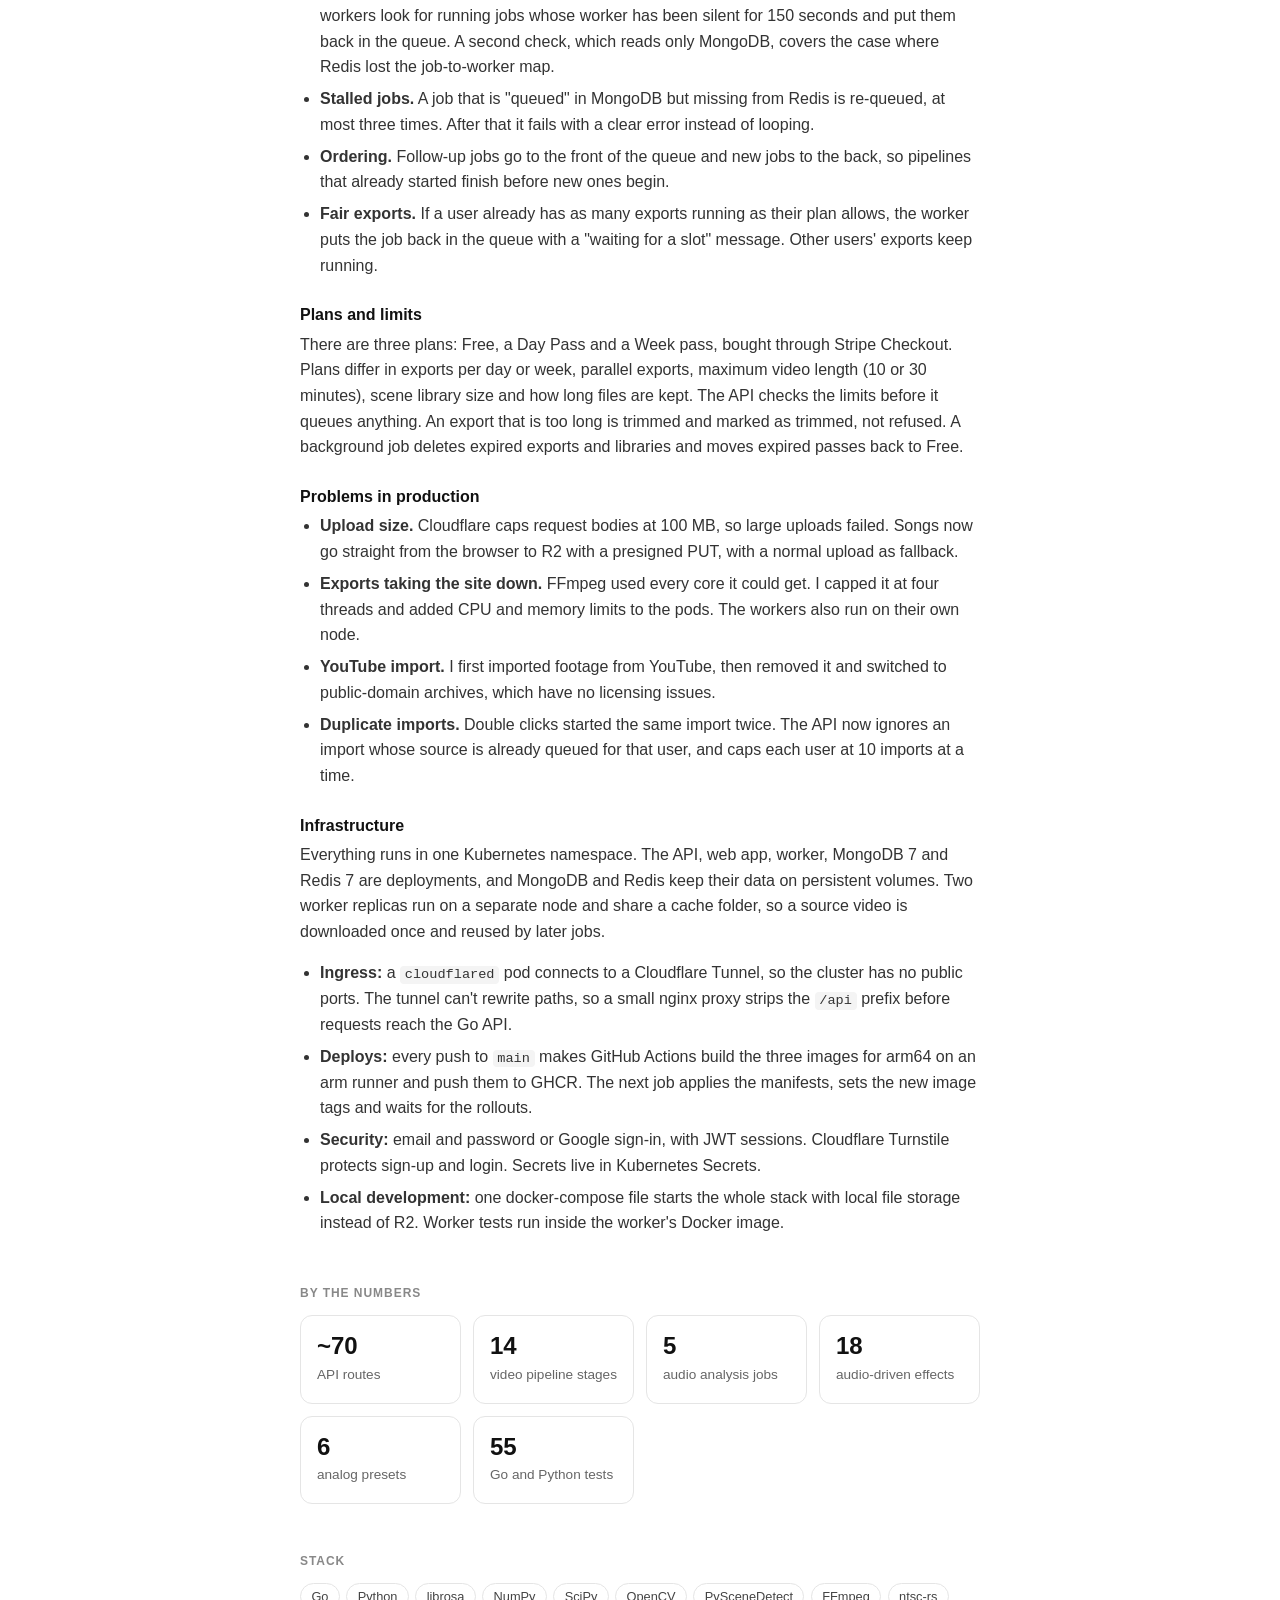
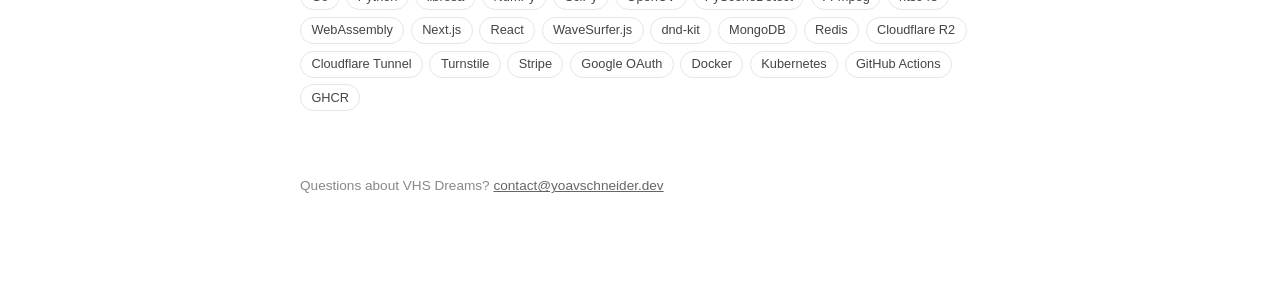
<file: landing/vhs-dreams.html>
<!doctype html>
<html lang="en">
<head>
<meta charset="utf-8">
<meta name="viewport" content="width=device-width, initial-scale=1">
<title>VHS Dreams — Yoav Schneider</title>
<meta name="description" content="VHS Dreams: a beat-synced music video editor that cuts footage to a song and adds an analog VHS look. Product and architecture case study.">
<style>
  body {
    margin: 0;
    background: #fff;
    color: #111;
    font-family: -apple-system, BlinkMacSystemFont, "Segoe UI", Helvetica, Arial, sans-serif;
    line-height: 1.6;
    display: flex;
    justify-content: center;
    padding: 4rem 1.25rem 6rem;
  }
  main { max-width: 680px; width: 100%; }
  a { color: #111; }
  a.back { color: #666; text-decoration: none; font-size: 0.9rem; }
  a.back:hover { text-decoration: underline; }
  h1 { font-size: 2rem; margin: 1.5rem 0 0.25rem; }
  .tagline { font-size: 1.15rem; color: #444; margin: 0 0 1rem; }
  .meta { color: #888; font-size: 0.85rem; margin: 0 0 1.25rem; }
  .note { background: #f7f7f7; border-radius: 10px; padding: 0.75rem 1rem; font-size: 0.9rem; color: #444; margin: 0 0 2rem; }
  h2 { font-size: 0.75rem; text-transform: uppercase; letter-spacing: 0.08em; color: #888; margin: 3rem 0 0.75rem; }
  h3 { font-size: 1rem; margin: 1.5rem 0 0.25rem; }
  p { margin: 0 0 1rem; color: #333; }
  ul, ol { padding-left: 1.25rem; margin: 0 0 1rem; color: #333; }
  li { margin: 0 0 0.4rem; }
  code { font-family: ui-monospace, SFMono-Regular, Menlo, monospace; font-size: 0.85em; background: #f4f4f4; padding: 0.1em 0.35em; border-radius: 4px; }
  .summary { border: 1px solid #e5e5e5; border-radius: 12px; padding: 1.25rem 1.5rem; }
  .summary ul { margin: 0; }
  .stats { display: grid; grid-template-columns: repeat(auto-fit, minmax(140px, 1fr)); gap: 0.75rem; margin: 0 0 1rem; }
  .stat { border: 1px solid #e5e5e5; border-radius: 12px; padding: 1rem; }
  .stat b { display: block; font-size: 1.5rem; line-height: 1.2; }
  .stat span { color: #666; font-size: 0.85rem; }
  .flow { counter-reset: step; list-style: none; padding: 0; }
  .flow li { counter-increment: step; position: relative; padding-left: 2.25rem; margin-bottom: 1rem; }
  .flow li::before {
    content: counter(step);
    position: absolute; left: 0; top: 0.1rem;
    width: 1.5rem; height: 1.5rem; border-radius: 50%;
    background: #111; color: #fff; font-size: 0.8rem; font-weight: 600;
    display: flex; align-items: center; justify-content: center;
  }
  figure { margin: 1.5rem 0; }
  figure svg { width: 100%; height: auto; display: block; }
  figcaption { color: #888; font-size: 0.8rem; margin-top: 0.5rem; text-align: center; }
  .diagram rect { fill: #fafafa; stroke: #d4d4d4; }
  .diagram rect.core { fill: #111; stroke: #111; }
  .diagram rect.ext { fill: #fff; stroke: #d4d4d4; stroke-dasharray: 4 3; }
  .diagram text { font-family: -apple-system, BlinkMacSystemFont, "Segoe UI", Helvetica, Arial, sans-serif; fill: #111; text-anchor: middle; }
  .diagram .title { font-size: 14px; font-weight: 600; }
  .diagram .sub { font-size: 11px; fill: #666; }
  .diagram .core-t { fill: #fff; }
  .diagram .core-s { fill: #bbb; }
  .diagram .edge { font-size: 10.5px; fill: #888; }
  .diagram line { stroke: #999; stroke-width: 1.25; }
  .tags { display: flex; flex-wrap: wrap; gap: 0.4rem; margin: 0 0 1rem; padding: 0; list-style: none; }
  .tags li { margin: 0; font-size: 0.8rem; border: 1px solid #e5e5e5; border-radius: 999px; padding: 0.15rem 0.65rem; color: #444; }
  footer { margin-top: 4rem; color: #888; font-size: 0.85rem; }
  footer a { color: #666; }
</style>
</head>
<body>
<main>
  <a class="back" href="/">&larr; Yoav Schneider</a>

  <h1>VHS Dreams</h1>
  <p class="tagline">A beat-synced music video editor. Upload a song and some footage, and it cuts the video to the music and gives it an analog VHS look.</p>
  <p class="meta">2026 · Offline · Product, architecture and code by me · Go, Python, Next.js, FFmpeg, MongoDB, Redis, Kubernetes</p>
  <p class="note"><b>Note:</b> VHS Dreams is offline. This page describes the code as of its last commit in July 2026.</p>

  <div class="summary">
    <ul>
      <li>I built a full media product on my own in about five weeks: a <b>Go API</b>, a <b>Python media worker</b> and a <b>Next.js editor</b>, with Stripe payments, deployed to Kubernetes with CI/CD.</li>
      <li>The hard part was making cuts land on the beat. Off-the-shelf beat tracking drifted over a long track, so I use it only to find the first downbeat and then build an <b>exact tempo grid</b> from there. Cut points come from <b>bar intensity and kick and frequency peaks</b>, and a scoring function matches each cut to a scene by its visual features.</li>
      <li>Rendering runs as a <b>queue of small jobs</b> with heartbeats and recovery, so a crashed worker doesn't lose work. Exports encode in batches, add audio-driven effects, and run the same <b>ntsc-rs</b> analog filter that the browser previews through <b>WebAssembly</b>.</li>
    </ul>
  </div>

  <h2>The problem</h2>
  <p>Cutting a music video by hand is slow. You find the beats, pick a clip for every bar, trim it to length, and repeat that a few hundred times for one song. Most of that work is mechanical. The song already says where the cuts should go, and the footage already says which shots are calm and which are busy.</p>
  <p>VHS Dreams does that mechanical part. It reads the song's tempo, bars and energy, splits the footage into short scenes, and builds a first cut. The user then edits that cut in a grid, picks an analog look, and exports an MP4.</p>

  <h2>How it works</h2>
  <ol class="flow">
    <li><b>Add a song.</b> The user creates a project and uploads an audio file. The browser sends it straight to object storage with a presigned URL. The worker converts it to a standard WAV and then runs a chain of analysis jobs: tempo, the beat and bar grid, per-bar features and song parts, and kick and frequency-band peaks.</li>
    <li><b>Add footage.</b> The user uploads videos from a computer, or from a phone by scanning a QR code. They can also search Internet Archive, NASA and Wikimedia Commons for public-domain clips from inside the studio. Each video goes through a 14-step pipeline that finds scene cuts, scores each scene, and keeps up to 12 short clips with thumbnails.</li>
    <li><b>Auto-cut.</b> When the audio analysis finishes, the project is cut automatically. Quiet bars become long tiles, intense bars get split on kicks and peaks, and every tile gets a scene whose visual features fit that moment in the song.</li>
    <li><b>Edit.</b> The editor shows the song as a waveform with lanes for bars, beats and peaks, and the cut as a grid of tiles under it. The user can split, merge and drag tiles, swap scenes, set speed or reverse, and preview the whole thing in the browser with the analog filter on.</li>
    <li><b>Export.</b> The user picks a quality (360p, 720p or 1080p), an analog preset and an effects set. The worker renders the MP4 and stores it, and the user downloads it from the project page.</li>
  </ol>

  <h2>Architecture</h2>
  <figure>
    <svg class="diagram" viewBox="0 0 720 340" role="img" aria-label="Architecture: the browser reaches the Next.js web app and the Go API through a Cloudflare Tunnel. The API stores projects, scenes and jobs in MongoDB and pushes jobs onto a Redis queue. The Python worker pops jobs from Redis, downloads clips from public archives, writes clips and exports to Cloudflare R2, and calls the API to run the auto-cut.">
      <defs>
        <marker id="a" viewBox="0 0 10 10" refX="9" refY="5" markerWidth="6" markerHeight="6" orient="auto-start-reverse">
          <path d="M0 0L10 5L0 10z" fill="#999"/>
        </marker>
      </defs>

      <!-- left column -->
      <rect class="ext" x="10" y="30" width="150" height="56" rx="10"/>
      <text class="title" x="85" y="54">Browser</text>
      <text class="sub" x="85" y="72">editor · WASM preview</text>

      <rect class="ext" x="10" y="150" width="150" height="56" rx="10"/>
      <text class="title" x="85" y="174">Cloudflare Tunnel</text>
      <text class="sub" x="85" y="192">HTTPS ingress</text>

      <rect class="ext" x="10" y="270" width="150" height="56" rx="10"/>
      <text class="title" x="85" y="294">Clip archives</text>
      <text class="sub" x="85" y="312">IA · NASA · Wikimedia</text>

      <!-- middle column -->
      <rect x="285" y="30" width="150" height="56" rx="10"/>
      <text class="title" x="360" y="54">web</text>
      <text class="sub" x="360" y="72">Next.js · React</text>

      <rect class="core" x="285" y="150" width="150" height="56" rx="10"/>
      <text class="title core-t" x="360" y="174">api</text>
      <text class="sub core-s" x="360" y="192">Go · REST · auto-cut</text>

      <rect x="285" y="270" width="150" height="56" rx="10"/>
      <text class="title" x="360" y="294">worker</text>
      <text class="sub" x="360" y="312">Python · FFmpeg</text>

      <!-- right column -->
      <rect x="560" y="30" width="150" height="56" rx="10"/>
      <text class="title" x="635" y="54">MongoDB</text>
      <text class="sub" x="635" y="72">projects · scenes · jobs</text>

      <rect x="560" y="150" width="150" height="56" rx="10"/>
      <text class="title" x="635" y="174">Redis</text>
      <text class="sub" x="635" y="192">job queue · heartbeats</text>

      <rect class="ext" x="560" y="270" width="150" height="56" rx="10"/>
      <text class="title" x="635" y="294">Cloudflare R2</text>
      <text class="sub" x="635" y="312">media · exports</text>

      <!-- edges -->
      <line x1="85" y1="86" x2="85" y2="148" marker-start="url(#a)" marker-end="url(#a)"/>
      <text class="edge" x="112" y="121">HTTPS</text>

      <line x1="160" y1="164" x2="296" y2="88" marker-end="url(#a)"/>
      <text class="edge" x="208" y="120">pages</text>

      <line x1="160" y1="178" x2="283" y2="178" marker-end="url(#a)"/>
      <text class="edge" x="222" y="170">/api</text>

      <line x1="160" y1="298" x2="283" y2="298" marker-end="url(#a)"/>
      <text class="edge" x="222" y="290">download</text>

      <line x1="435" y1="164" x2="560" y2="72" marker-start="url(#a)" marker-end="url(#a)"/>
      <text class="edge" x="530" y="124">state</text>

      <line x1="435" y1="178" x2="558" y2="178" marker-end="url(#a)"/>
      <text class="edge" x="497" y="170">enqueue</text>

      <line x1="360" y1="206" x2="360" y2="268" marker-start="url(#a)" marker-end="url(#a)"/>
      <text class="edge" x="392" y="241">auto-cut</text>

      <line x1="435" y1="284" x2="560" y2="192" marker-start="url(#a)" marker-end="url(#a)"/>
      <text class="edge" x="530" y="250">BLPOP</text>

      <line x1="435" y1="298" x2="558" y2="298" marker-end="url(#a)"/>
      <text class="edge" x="497" y="290">clips · exports</text>
    </svg>
    <figcaption>Dashed boxes are external. The worker also writes job state to MongoDB, and the browser uploads songs straight to R2 with a presigned URL.</figcaption>
  </figure>

  <h3>Components</h3>
  <ul>
    <li><b>api</b> (Go, standard <code>net/http</code>, about 70 routes) owns users, projects, songs, videos, scenes, tiles, exports and plans. It creates jobs, enforces plan limits, builds the auto-cut, handles Stripe Checkout and its webhook, and runs a background cleanup that deletes expired exports and libraries.</li>
    <li><b>worker</b> (Python 3.12) does all media work: audio analysis with librosa and SciPy, scene detection with PySceneDetect and OpenCV, and rendering with FFmpeg and ntsc-rs. It pulls jobs from Redis and runs export, video and audio jobs in separate thread pools, so a long export can't block a short audio job.</li>
    <li><b>web</b> (Next.js 15, React 19) is the landing page, pricing and legal pages, the studio dashboard, the video library, and the editor. The editor uses WaveSurfer.js for the waveform and dnd-kit for dragging tiles.</li>
    <li><b>MongoDB</b> holds durable state: users, projects, audio and video assets, scenes, tiles and job history. <b>Redis</b> holds the job queue, live job status and worker heartbeats. <b>Cloudflare R2</b> stores media.</li>
  </ul>

  <h3>Finding the beat grid</h3>
  <p>Everything depends on the bar grid. If it is a little off, every cut feels late. I had two problems to solve.</p>
  <ul>
    <li><b>Tempo octave errors.</b> Beat trackers often report half or double the real tempo. The worker collects candidates from several estimates (librosa's tracker, the median and mean of per-frame tempo, and the top three histogram bins), adds the half and double of each, and scores every candidate. The score combines autocorrelation at that tempo, how strong the onsets are on the beats, and how much stronger they are on the beats than between them. A small bonus goes to tempos between 70 and 180 BPM. The user can override the result.</li>
    <li><b>Drift.</b> librosa's beat tracker drifted out of line in the second half of some tracks. So the worker uses it only to find where the music starts and where the first downbeat is. For the downbeat, it tries all four phase offsets and picks the one with the strongest onsets on beat one. From there it builds a perfectly even grid at the chosen tempo. Pickup beats before the first downbeat are kept.</li>
  </ul>
  <p>Each bar then gets features: loudness (RMS), onset density, spectral flux, bass energy and brightness. They are normalized across the song and combined into an intensity score (<code>0.35·RMS + 0.25·onsets + 0.20·flux + 0.20·bass</code>) with a label from low to peak. SciPy's <code>find_peaks</code> marks peak bars and sudden rises, which the editor shows as drops. A separate job finds kick drums in the 40–120 Hz band with an adaptive threshold, plus peaks in four frequency bands.</p>

  <h3>Picking scenes from footage</h3>
  <p>A video goes through 14 small jobs, from import to finalize. Each job does one step, saves its result and queues the next one. The interesting steps:</p>
  <ul>
    <li><b>Detect.</b> PySceneDetect looks for cuts. If it finds too few usable scenes, it retries with lower thresholds (5, 3, 2, 1.5). A video with no cuts at all becomes one scene.</li>
    <li><b>Filter.</b> Scenes under 1.5 seconds are dropped. Scenes over 30 seconds are split into chunks.</li>
    <li><b>Score.</b> Each scene gets motion (Farneback optical flow), brightness, contrast, colorfulness, sharpness (Laplacian variance) and a frame-difference movement score. To keep this fast, all sample timestamps are sorted so one video reader only seeks forward, and frames are downscaled to 320×180 when read.</li>
    <li><b>Select.</b> Scenes are ranked by <code>0.45·motion + 0.20·contrast + 0.20·colorfulness + 0.15·sharpness</code>. The top 12 are picked greedily, skipping any scene that starts within 3 seconds of one already picked or whose histogram looks too similar. That keeps the library varied instead of 12 shots of the same moment.</li>
  </ul>
  <p>The selected scenes are cut into short H.264 clips with thumbnails and saved as scene documents.</p>

  <h3>The auto-cut</h3>
  <p>The auto-cut runs in the Go API in two steps. When the audio analysis is done, the worker calls the API with a short-lived signed token.</p>
  <ul>
    <li><b>Where to cut.</b> Bars below 0.3 intensity are merged up to four at a time, and bars below 0.55 up to two. A drop bar gets one long tile across two bars. Bars at 0.42 or above are split into up to five cuts. Cut candidates are beats and the kick or band peaks the user chose, and peaks score higher than plain beats. Cuts must be at least a quarter bar apart. A fixed pattern based on the bar number adds or removes a cut now and then, so bars with the same intensity don't all get the same rhythm.</li>
    <li><b>Which scene.</b> Each tile gets metrics: intensity, length, position in the song, momentum (the change from the previous tile) and four frequency bands. A mapping pairs each tile metric with a scene metric, for example "intensity ↔ motion", with a weight. A scene's score is how closely it matches across all pairs. Scenes lose points for being used often and for looking like the previous tile, and a small random term keeps re-runs different. The default mapping is shuffled, so "auto-assign" gives a new take every time.</li>
    <li><b>Fit.</b> If a clip is shorter than its tile, it plays at half speed or loops. Some tiles randomly get double speed or reverse. When one scene fills several tiles in a row, every second one plays reversed.</li>
  </ul>

  <h3>Rendering the export</h3>
  <ul>
    <li><b>Batches.</b> A song can have hundreds of tiles. One FFmpeg <code>filter_complex</code> with all of them would open too many files at once, so tiles are encoded in batches of 50. The batches are joined with the concat demuxer without re-encoding, and the song is mixed in at the end. Clip audio is dropped.</li>
    <li><b>Effects.</b> There are 18 effects, such as punch zoom, camera shake, RGB split, glitch blocks, film grain and scan lines. Each one is tied to an audio feature: zooms follow bass energy, glitches follow onset density. Their strength scales with that feature in the tile's bar, from 40% in silence to 100% at full level. Every tile gets one grain or color effect as a base, and at most three effects in total. Effects are applied inside the same encode, not in a second pass.</li>
    <li><b>Analog look.</b> The six presets (VHS, S-VHS, Betamax, composite, broadcast, heavy) are settings files for <a href="https://github.com/ntsc-rs/ntsc-rs">ntsc-rs</a>, an open-source NTSC and VHS simulator. The worker image builds it from source in a Rust build stage. An intensity slider scales the numeric settings linearly. If ntsc-rs fails, a pure-FFmpeg filter chain gives a similar look.</li>
    <li><b>Preview.</b> The editor runs ntsc-rs compiled to WebAssembly on a canvas, frame by frame, so the preview shows roughly what the export will look like.</li>
    <li><b>Quality.</b> Preview is 640×360, SD is 1280×720 and HD is 1920×1080, all at 25 fps. Exports over 64 MB are uploaded to R2 in parts.</li>
  </ul>

  <h3>A job queue that survives crashes</h3>
  <p>Media jobs take minutes, and workers get restarted. The queue is a Redis list, and every job also has a document in MongoDB.</p>
  <ul>
    <li><b>Claiming.</b> A worker claims a job by updating its MongoDB document from <code>queued</code>. If the document is gone, for example because the user deleted the video mid-import, the job is dropped.</li>
    <li><b>Heartbeats.</b> Each worker writes a heartbeat to Redis every 60 seconds. Every 30 seconds, workers look for running jobs whose worker has been silent for 150 seconds and put them back in the queue. A second check, which reads only MongoDB, covers the case where Redis lost the job-to-worker map.</li>
    <li><b>Stalled jobs.</b> A job that is "queued" in MongoDB but missing from Redis is re-queued, at most three times. After that it fails with a clear error instead of looping.</li>
    <li><b>Ordering.</b> Follow-up jobs go to the front of the queue and new jobs to the back, so pipelines that already started finish before new ones begin.</li>
    <li><b>Fair exports.</b> If a user already has as many exports running as their plan allows, the worker puts the job back in the queue with a "waiting for a slot" message. Other users' exports keep running.</li>
  </ul>

  <h3>Plans and limits</h3>
  <p>There are three plans: Free, a Day Pass and a Week pass, bought through Stripe Checkout. Plans differ in exports per day or week, parallel exports, maximum video length (10 or 30 minutes), scene library size and how long files are kept. The API checks the limits before it queues anything. An export that is too long is trimmed and marked as trimmed, not refused. A background job deletes expired exports and libraries and moves expired passes back to Free.</p>

  <h3>Problems in production</h3>
  <ul>
    <li><b>Upload size.</b> Cloudflare caps request bodies at 100 MB, so large uploads failed. Songs now go straight from the browser to R2 with a presigned PUT, with a normal upload as fallback.</li>
    <li><b>Exports taking the site down.</b> FFmpeg used every core it could get. I capped it at four threads and added CPU and memory limits to the pods. The workers also run on their own node.</li>
    <li><b>YouTube import.</b> I first imported footage from YouTube, then removed it and switched to public-domain archives, which have no licensing issues.</li>
    <li><b>Duplicate imports.</b> Double clicks started the same import twice. The API now ignores an import whose source is already queued for that user, and caps each user at 10 imports at a time.</li>
  </ul>

  <h3>Infrastructure</h3>
  <p>Everything runs in one Kubernetes namespace. The API, web app, worker, MongoDB 7 and Redis 7 are deployments, and MongoDB and Redis keep their data on persistent volumes. Two worker replicas run on a separate node and share a cache folder, so a source video is downloaded once and reused by later jobs.</p>
  <ul>
    <li><b>Ingress:</b> a <code>cloudflared</code> pod connects to a Cloudflare Tunnel, so the cluster has no public ports. The tunnel can't rewrite paths, so a small nginx proxy strips the <code>/api</code> prefix before requests reach the Go API.</li>
    <li><b>Deploys:</b> every push to <code>main</code> makes GitHub Actions build the three images for arm64 on an arm runner and push them to GHCR. The next job applies the manifests, sets the new image tags and waits for the rollouts.</li>
    <li><b>Security:</b> email and password or Google sign-in, with JWT sessions. Cloudflare Turnstile protects sign-up and login. Secrets live in Kubernetes Secrets.</li>
    <li><b>Local development:</b> one docker-compose file starts the whole stack with local file storage instead of R2. Worker tests run inside the worker's Docker image.</li>
  </ul>

  <h2>By the numbers</h2>
  <div class="stats">
    <div class="stat"><b>~70</b><span>API routes</span></div>
    <div class="stat"><b>14</b><span>video pipeline stages</span></div>
    <div class="stat"><b>5</b><span>audio analysis jobs</span></div>
    <div class="stat"><b>18</b><span>audio-driven effects</span></div>
    <div class="stat"><b>6</b><span>analog presets</span></div>
    <div class="stat"><b>55</b><span>Go and Python tests</span></div>
  </div>

  <h2>Stack</h2>
  <ul class="tags">
    <li>Go</li><li>Python</li><li>librosa</li><li>NumPy</li><li>SciPy</li><li>OpenCV</li><li>PySceneDetect</li><li>FFmpeg</li><li>ntsc-rs</li><li>WebAssembly</li><li>Next.js</li><li>React</li><li>WaveSurfer.js</li><li>dnd-kit</li><li>MongoDB</li><li>Redis</li><li>Cloudflare R2</li><li>Cloudflare Tunnel</li><li>Turnstile</li><li>Stripe</li><li>Google OAuth</li><li>Docker</li><li>Kubernetes</li><li>GitHub Actions</li><li>GHCR</li>
  </ul>

  <footer>
    Questions about VHS Dreams? <a href="mailto:contact@yoavschneider.dev">contact@yoavschneider.dev</a>
  </footer>
</main>
</body>
</html>
</file>
